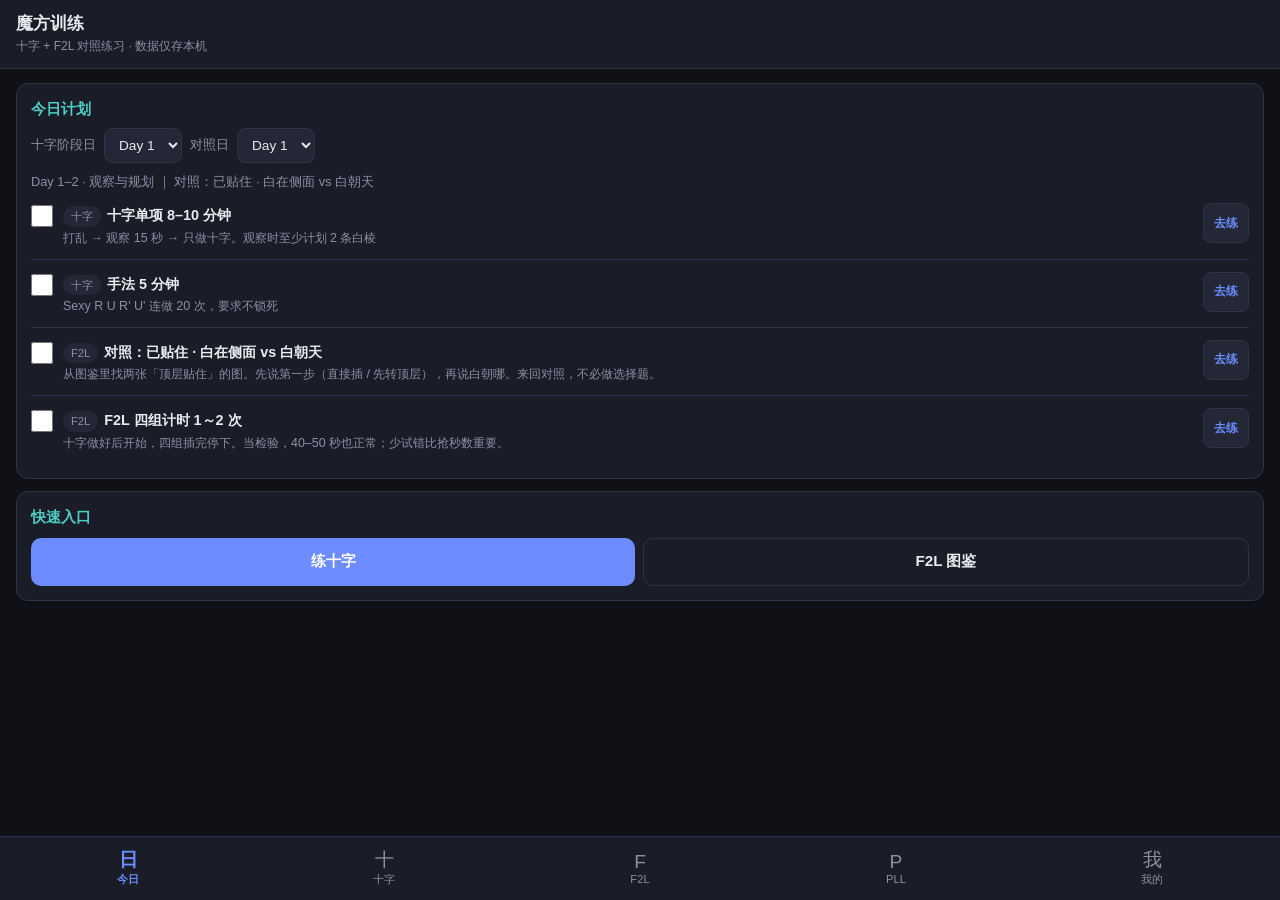
<file: index.html>
<!DOCTYPE html>
<html lang="zh-CN">
<head>
  <meta charset="UTF-8" />
  <meta name="viewport" content="width=device-width, initial-scale=1, viewport-fit=cover" />
  <meta name="theme-color" content="#0f1117" />
  <meta name="apple-mobile-web-app-capable" content="yes" />
  <meta name="apple-mobile-web-app-status-bar-style" content="black-translucent" />
  <meta name="apple-mobile-web-app-title" content="魔方训练" />
  <link rel="manifest" href="manifest.webmanifest" />
  <link rel="apple-touch-icon" href="icons/icon-192.png" />
  <link rel="icon" href="icons/icon-192.png" />
  <title>魔方训练 · 十字 + F2L</title>
  <link rel="stylesheet" href="styles.css" />
</head>
<body>
  <div id="app">
    <header class="topbar">
      <h1>魔方训练</h1>
      <div class="sub" id="top-sub">十字 + F2L 对照练习 · 数据仅存本机</div>
    </header>

    <!-- 今日 -->
    <section class="panel active" id="panel-today">
      <div class="card">
        <h2>今日计划</h2>
        <div class="day-select">
          <label class="muted">十字阶段日</label>
          <select id="stage-day"></select>
          <label class="muted">对照日</label>
          <select id="f2l-day"></select>
        </div>
        <p class="muted" id="today-labels"></p>
        <div id="today-tasks"></div>
      </div>
      <div class="card">
        <h2>快速入口</h2>
        <div class="btn-row">
          <button class="btn" type="button" data-nav="cross">练十字</button>
          <button class="btn btn-outline" type="button" data-nav="f2l">F2L 图鉴</button>
        </div>
      </div>
    </section>

    <!-- 十字 -->
    <section class="panel" id="panel-cross">
      <div class="card">
        <h2>十字单项</h2>
        <p class="muted">打乱 → 观察 15 秒规划 → 开始计时 → 十字完成即停</p>
        <div class="scramble mono" id="cross-scramble">—</div>
        <div class="btn-row">
          <button class="btn btn-outline" type="button" id="cross-new-scramble">新打乱</button>
        </div>
        <p class="muted scramble-status hidden" id="cross-scramble-status"></p>
        <div class="optimal" id="cross-optimal">
          <div class="optimal-head">
            <span id="cross-optimal-meta">最优十字 · —</span>
            <button type="button" class="btn-text" id="cross-optimal-toggle">显示公式</button>
          </div>
          <div class="alg-box mono hidden" id="cross-optimal-alg"></div>
          <p class="muted" style="margin-top:6px">白底、当前朝向（黄顶绿前）。先自己规划，再对照。</p>
        </div>
        <div class="observe-bar"><i id="cross-observe-bar" style="transform:scaleX(0)"></i></div>
        <div class="hint" id="cross-hint">可先「开始观察」规划，也可直接「开始拧」；观察不必满 15 秒</div>
        <div class="timer" id="cross-timer">0.00</div>
        <div class="btn-row">
          <button class="btn btn-orange" type="button" id="cross-observe">开始观察</button>
          <button class="btn btn-green btn-lg" type="button" id="cross-start">开始拧</button>
        </div>
        <div class="btn-row">
          <button class="btn btn-lg" type="button" id="cross-stop" disabled>十字完成</button>
          <button class="btn btn-outline" type="button" id="cross-reset">重置</button>
        </div>
        <div class="stats-row">
          <div class="stat"><div class="v" id="cross-last">—</div><div class="l">本次</div></div>
          <div class="stat"><div class="v" id="cross-avg">—</div><div class="l">今日平均</div></div>
          <div class="stat"><div class="v" id="cross-count">0</div><div class="l">今日次数</div></div>
        </div>
        <p class="muted" style="margin-top:8px">目标线：平均 &lt; 8 秒</p>
        <div class="times-list" id="cross-times"></div>
      </div>
      <div class="card" id="finger-drill">
        <h2>手法练习</h2>
        <p class="muted">Sexy Move 连做 20 次，保持节奏均匀，手指放松、不锁死。</p>
        <div class="alg-box mono">R U R' U'</div>
        <p class="hint">建议先慢做准确，再逐渐提速；20 次后回到原状。</p>
      </div>
    </section>

    <!-- F2L -->
    <section class="panel" id="panel-f2l">
      <div class="card">
        <h2>F2L 四组计时</h2>
        <p class="muted">十字已做好后点开始，四组插完点完成</p>
        <div class="timer" id="f2l-timer">0.00</div>
        <div class="hint" id="f2l-hint">准备好后开始</div>
        <div class="btn-row">
          <button class="btn btn-green btn-lg" type="button" id="f2l-start">开始</button>
          <button class="btn btn-lg" type="button" id="f2l-stop" disabled>四组完成</button>
        </div>
        <div class="btn-row">
          <button class="btn btn-outline" type="button" id="f2l-reset">重置</button>
        </div>
        <div class="stats-row">
          <div class="stat"><div class="v" id="f2l-last">—</div><div class="l">本次</div></div>
          <div class="stat"><div class="v" id="f2l-avg">—</div><div class="l">今日平均</div></div>
          <div class="stat"><div class="v" id="f2l-count">0</div><div class="l">今日次数</div></div>
        </div>
      </div>
      <div class="card">
        <h2>认图练习</h2>
        <p class="muted">可选，不必每天打卡。今日计划以「两种画面对照」为主；这里留给想做选择题的时候用。</p>
        <div class="quiz-stats" id="quiz-stats">今日 — / 累计 —</div>
        <div class="filter-bar" id="quiz-group-filter"></div>
        <div class="quiz-mode">
          <label><input type="radio" name="quiz-mode" value="group" checked /> 先认组</label>
          <label><input type="radio" name="quiz-mode" value="case" /> 直接认情况</label>
        </div>
        <div class="diagram quiz-diagram" id="quiz-diagram"></div>
        <p class="hint" id="quiz-prompt">点「下一题」开始</p>
        <div class="quiz-options hidden" id="quiz-options"></div>
        <div class="quiz-result hidden" id="quiz-result"></div>
        <div class="btn-row">
          <button class="btn btn-green" type="button" id="quiz-next">下一题</button>
          <button class="btn btn-outline hidden" type="button" id="quiz-reveal">揭晓答案</button>
          <button class="btn btn-outline hidden" type="button" id="quiz-practice">对着练</button>
        </div>
      </div>
      <div class="card">
        <h2>F2L 图鉴 · 组 1–12（41 例）</h2>
        <details class="decision-details" id="f2l-guide">
          <summary>实战决策树：看位置决定第一步（点开展开）</summary>
          <div id="f2l-decision-tree"></div>
        </details>
        <p class="muted" style="margin:10px 0">
          图是<strong>等轴测立体示意</strong>：捏着魔方<strong>右前角</strong>看——黄顶、绿前、橙右。
          <strong>金边</strong>是当前角+棱；槽位固定 FR。识别说明格式：<strong>位置 · 连接 · 白角 · 区分点</strong>。
          <br />立体图里<strong>前面 F 的贴纸常画在左侧</strong>，不要和左面 L 混淆。
        </p>
        <div class="filter-bar" id="f2l-filter"></div>
        <div id="f2l-list"></div>
      </div>
    </section>

    <!-- PLL -->
    <section class="panel" id="panel-pll">
      <div class="card">
        <h2>PLL 图鉴 · 5 种常用公式</h2>
        <p class="muted" style="margin-bottom:8px">
          PLL 在 OLL 之后执行，此时顶层所有贴纸朝上（全黄），识别靠看<strong>侧面上排</strong>颜色分布。<br />
          图示从正上方俯视：中间 3×3 是顶面（全黄），四边各 3 格是前/右/后/左面顶排。
        </p>
        <div id="pll-list"></div>
      </div>
    </section>

    <!-- 我的 -->
    <section class="panel" id="panel-me">
      <div class="card">
        <h2>本机数据</h2>
        <p class="muted" id="me-summary">—</p>
      </div>
      <div class="card">
        <h2>导出备份</h2>
        <p class="muted">换机或清 Safari 数据前先备份。iPhone 建议用「复制」。</p>
        <div class="btn-row">
          <button class="btn" type="button" id="btn-export-copy">复制 JSON</button>
          <button class="btn btn-outline" type="button" id="btn-export-file">下载文件</button>
        </div>
      </div>
      <div class="card">
        <h2>导入备份</h2>
        <p class="muted">粘贴 JSON，或选择文件。可合并或覆盖。</p>
        <textarea class="import" id="import-text" placeholder="在此粘贴导出的 JSON…"></textarea>
        <input type="file" id="import-file" accept="application/json,.json,text/plain" class="muted" />
        <div class="btn-row">
          <button class="btn btn-outline" type="button" id="btn-import-merge">合并导入</button>
          <button class="btn btn-danger" type="button" id="btn-import-replace">覆盖导入</button>
        </div>
      </div>
      <div class="card">
        <h2>危险操作</h2>
        <button class="btn btn-danger" type="button" id="btn-clear">清空本机全部数据</button>
      </div>
      <div class="card">
        <h2>使用提示</h2>
        <p class="muted">
          不想连电脑：把同目录的 <code>手机训练-单文件.html</code> 拷到手机，用 Safari/Chrome 直接打开即可。
          多文件版可「添加到主屏幕」离线用。换机前先导出备份。
        </p>
      </div>
    </section>

    <nav class="bottom-nav">
      <button type="button" class="active" data-nav="today"><span class="ico">日</span>今日</button>
      <button type="button" data-nav="cross"><span class="ico">十</span>十字</button>
      <button type="button" data-nav="f2l"><span class="ico">F</span>F2L</button>
      <button type="button" data-nav="pll"><span class="ico">P</span>PLL</button>
      <button type="button" data-nav="me"><span class="ico">我</span>我的</button>
    </nav>
  </div>

  <div class="modal-backdrop hidden" id="case-modal">
    <div class="modal">
      <h2 id="modal-title">情况练习</h2>
      <div class="diagram" id="modal-diagram"></div>
      <p class="recog muted" id="modal-recog"></p>
      <div class="alg-label">① 复现（拧到该情况）</div>
      <div class="alg-box mono" id="modal-setup"></div>
      <div class="alg-label">② 还原</div>
      <div class="alg-box mono" id="modal-solve"></div>
      <div class="alg-label" id="modal-alt-label"></div>
      <div class="alg-box mono hidden" id="modal-alt"></div>
      <div class="hint" id="modal-hint">先按复现公式摆出，再按还原公式插入。可开计时练速度。</div>
      <div class="timer" id="case-timer">0.00</div>
      <div class="btn-row">
        <button class="btn btn-green" type="button" id="case-timer-start">计时还原</button>
        <button class="btn" type="button" id="case-timer-stop" disabled>完成</button>
      </div>
      <div class="btn-row">
        <button class="btn btn-outline" type="button" id="case-practiced">记一次练习</button>
        <button class="btn btn-outline" type="button" id="case-close">关闭</button>
      </div>
    </div>
  </div>

  <script src="lib/cubejs.js"></script>
  <script src="lib/cube.js"></script>
  <script src="lib/cube-draw.js"></script>
  <script src="lib/scramble.js"></script>
  <script src="lib/cross-solver.js"></script>
  <script src="lib/storage.js"></script>
  <script src="data/f2l-cases.js"></script>
  <script src="data/pll-cases.js"></script>
  <script src="data/plans.js"></script>
  <script src="app.js"></script>
  <script>
    if ("serviceWorker" in navigator) {
      navigator.serviceWorker.register("sw.js").catch(function () {});
    }
  </script>
</body>
</html>
</file>
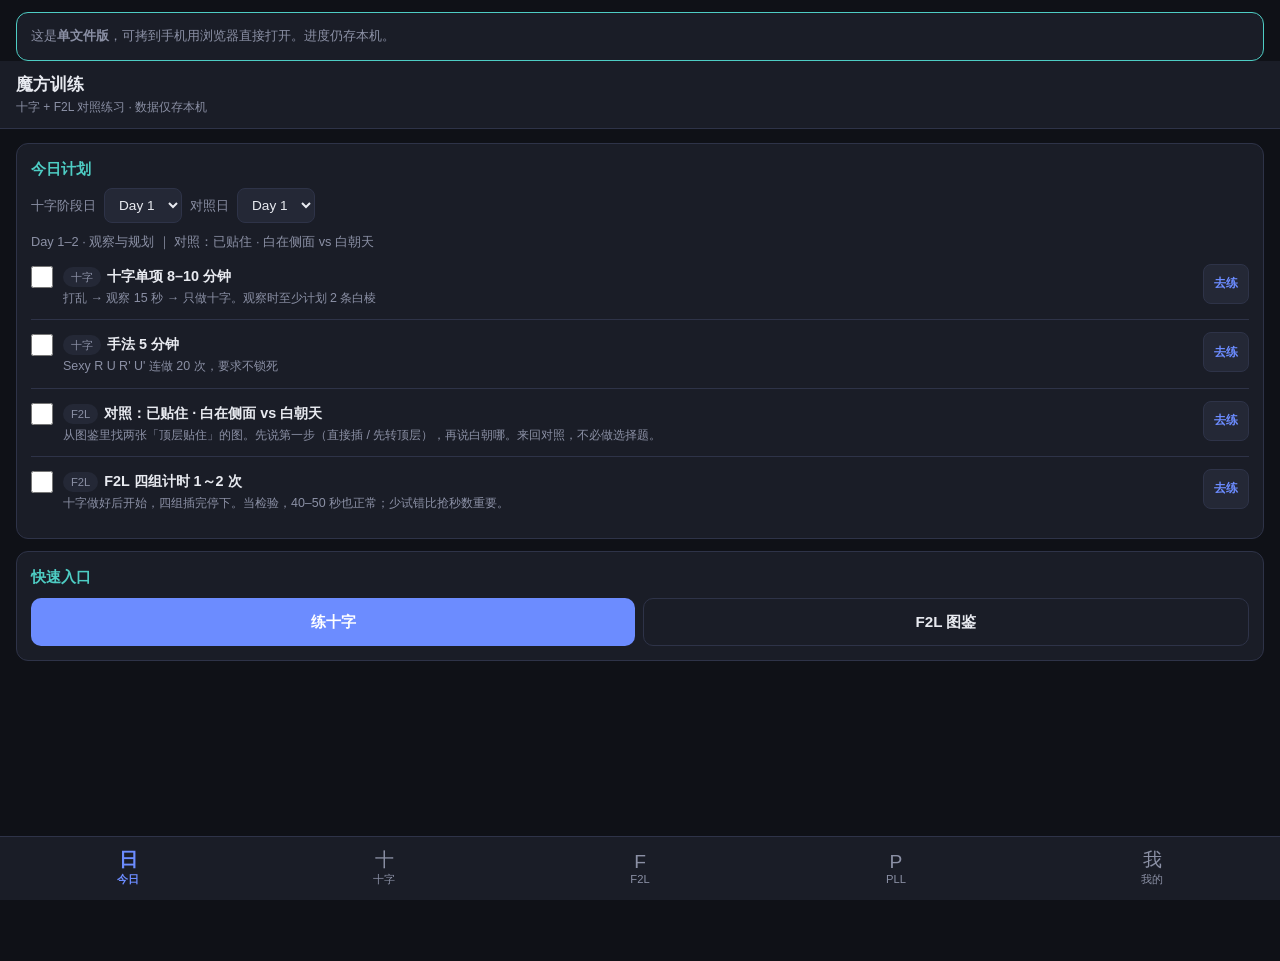
<file: 手机训练-单文件.html>
<!DOCTYPE html>
<html lang="zh-CN">
<head>
  <meta charset="UTF-8" />
  <meta name="viewport" content="width=device-width, initial-scale=1, viewport-fit=cover" />
  <meta name="theme-color" content="#0f1117" />
  <meta name="apple-mobile-web-app-capable" content="yes" />
  <meta name="apple-mobile-web-app-status-bar-style" content="black-translucent" />
  <meta name="apple-mobile-web-app-title" content="魔方训练" />
  <title>魔方训练 · 十字 + F2L</title>
  <style>
:root {
  --bg: #0f1117;
  --surface: #1a1d27;
  --surface2: #242836;
  --border: #2e3348;
  --text: #e8eaf0;
  --muted: #8b90a5;
  --accent: #6c8cff;
  --accent2: #4ecdc4;
  --green: #4ade80;
  --orange: #fb923c;
  --red: #f87171;
  --radius: 12px;
  --nav-h: 64px;
  --safe-b: env(safe-area-inset-bottom, 0px);
}

* { box-sizing: border-box; margin: 0; padding: 0; }
html, body {
  height: 100%;
  font-family: -apple-system, BlinkMacSystemFont, "Segoe UI", sans-serif;
  background: var(--bg);
  color: var(--text);
  line-height: 1.45;
  -webkit-tap-highlight-color: transparent;
  overscroll-behavior: none;
}

#app {
  min-height: 100%;
  padding-bottom: calc(var(--nav-h) + var(--safe-b) + 12px);
}

.topbar {
  position: sticky;
  top: 0;
  z-index: 20;
  background: var(--surface);
  border-bottom: 1px solid var(--border);
  padding: 12px 16px;
  padding-top: calc(12px + env(safe-area-inset-top, 0px));
}
.topbar h1 { font-size: 1.05rem; font-weight: 600; }
.topbar .sub { font-size: 0.75rem; color: var(--muted); margin-top: 2px; }

.panel { display: none; padding: 14px 16px 24px; }
.panel.active { display: block; }

.card {
  background: var(--surface);
  border: 1px solid var(--border);
  border-radius: var(--radius);
  padding: 14px;
  margin-bottom: 12px;
}
.card h2 {
  font-size: 0.95rem;
  color: var(--accent2);
  margin-bottom: 8px;
}
.card h3 { font-size: 0.85rem; color: var(--muted); margin: 10px 0 6px; }
.muted { color: var(--muted); font-size: 0.8rem; }
.mono {
  font-family: "SF Mono", Menlo, Consolas, monospace;
  letter-spacing: 0.3px;
}

.btn {
  display: inline-flex;
  align-items: center;
  justify-content: center;
  gap: 6px;
  background: var(--accent);
  color: #fff;
  border: none;
  border-radius: 10px;
  padding: 12px 16px;
  font-size: 0.95rem;
  font-weight: 600;
  cursor: pointer;
  min-height: 48px;
  width: 100%;
}
.btn:active { opacity: 0.85; }
.btn:disabled { opacity: 0.4; }
.btn-lg { min-height: 64px; font-size: 1.15rem; }
.btn-outline {
  background: transparent;
  border: 1px solid var(--border);
  color: var(--text);
}
.btn-danger { background: var(--red); }
.btn-green { background: #16a34a; }
.btn-orange { background: #ea580c; }
.btn-row { display: flex; gap: 8px; margin-top: 10px; }
.btn-row .btn { flex: 1; }

.timer {
  font-variant-numeric: tabular-nums;
  font-size: 3rem;
  font-weight: 700;
  text-align: center;
  padding: 12px 0;
  color: var(--accent2);
}
.timer.running { color: var(--orange); }
.hint {
  text-align: center;
  font-size: 0.85rem;
  color: var(--muted);
  min-height: 1.4em;
  margin-bottom: 8px;
}
.scramble {
  background: var(--bg);
  border-radius: 8px;
  padding: 12px;
  font-size: 1.05rem;
  text-align: center;
  word-break: break-word;
  margin-bottom: 10px;
}
.optimal {
  background: var(--surface2);
  border-radius: 8px;
  padding: 10px 12px;
  margin: 10px 0 4px;
}
.optimal-head {
  display: flex;
  align-items: center;
  justify-content: space-between;
  gap: 8px;
  font-size: 0.9rem;
  font-weight: 600;
}
.btn-text {
  background: none;
  border: none;
  color: var(--accent);
  font-size: 0.8rem;
  font-weight: 600;
  padding: 6px 4px;
  min-height: 36px;
  cursor: pointer;
}
.stats-row {
  display: grid;
  grid-template-columns: 1fr 1fr 1fr;
  gap: 8px;
  margin-top: 10px;
}
.stat {
  background: var(--surface2);
  border-radius: 8px;
  padding: 10px 6px;
  text-align: center;
}
.stat .v { font-size: 1.2rem; font-weight: 700; color: var(--accent2); font-variant-numeric: tabular-nums; }
.stat .l { font-size: 0.7rem; color: var(--muted); margin-top: 2px; }

.task {
  display: flex;
  gap: 10px;
  align-items: flex-start;
  padding: 12px 0;
  border-bottom: 1px solid var(--border);
}
.task:last-child { border-bottom: none; }
.task input[type="checkbox"] {
  width: 22px;
  height: 22px;
  margin-top: 2px;
  accent-color: var(--green);
  flex-shrink: 0;
}
.task .body { flex: 1; min-width: 0; }
.task .title { font-weight: 600; font-size: 0.9rem; }
.task .detail { font-size: 0.78rem; color: var(--muted); margin-top: 2px; }
.task .go {
  flex-shrink: 0;
  background: var(--surface2);
  border: 1px solid var(--border);
  color: var(--accent);
  border-radius: 8px;
  padding: 8px 10px;
  font-size: 0.75rem;
  font-weight: 600;
  min-height: 40px;
}

.pill {
  display: inline-block;
  font-size: 0.7rem;
  padding: 2px 8px;
  border-radius: 999px;
  background: var(--surface2);
  color: var(--muted);
  margin-right: 6px;
}
.pill.on { background: rgba(108,140,255,0.2); color: var(--accent); }

.case-card {
  background: var(--surface2);
  border: 1px solid var(--border);
  border-radius: 10px;
  padding: 12px;
  margin-bottom: 10px;
}
.case-card .name { font-weight: 600; margin-bottom: 4px; }
.case-card .recog { font-size: 0.8rem; color: var(--orange); margin-bottom: 8px; }
.alg-box {
  background: var(--bg);
  border-radius: 8px;
  padding: 8px 10px;
  margin: 6px 0;
  font-size: 0.9rem;
  color: var(--accent2);
  word-break: break-all;
}
.alg-label { font-size: 0.7rem; color: var(--muted); margin-top: 6px; }
.diagram {
  display: flex;
  justify-content: center;
  margin: 8px 0;
  background: #12141c;
  border-radius: 8px;
  padding: 8px;
}
.group-head {
  margin: 16px 0 8px;
  font-size: 0.9rem;
  font-weight: 600;
  color: var(--accent2);
}
.btn.loading { opacity: 0.7; pointer-events: none; }
.scramble-status { font-size: 0.75rem; margin-top: 4px; }

.quiz-stats {
  font-size: 0.85rem;
  color: var(--accent2);
  margin-bottom: 8px;
  font-variant-numeric: tabular-nums;
}
.quiz-mode {
  display: flex;
  gap: 16px;
  font-size: 0.8rem;
  color: var(--muted);
  margin-bottom: 8px;
}
.quiz-mode label { display: flex; align-items: center; gap: 6px; cursor: pointer; }
.quiz-diagram { min-height: 120px; }
.quiz-options {
  display: grid;
  grid-template-columns: 1fr 1fr;
  gap: 8px;
  margin: 10px 0;
}
.quiz-options button {
  background: var(--surface2);
  border: 1px solid var(--border);
  color: var(--text);
  border-radius: 8px;
  padding: 10px 8px;
  font-size: 0.8rem;
  text-align: left;
  cursor: pointer;
}
.quiz-options button.correct { border-color: var(--green); background: rgba(74, 222, 128, 0.12); }
.quiz-options button.wrong { border-color: var(--red); background: rgba(248, 113, 113, 0.12); }
.quiz-options button.missed { border-color: var(--green); opacity: 0.85; }
.quiz-result {
  font-size: 0.85rem;
  padding: 10px;
  background: var(--surface2);
  border-radius: 8px;
  margin-bottom: 8px;
  line-height: 1.5;
}
.decision-details {
  margin-bottom: 10px;
  font-size: 0.8rem;
}
.decision-details summary {
  cursor: pointer;
  color: var(--accent);
  padding: 6px 0;
}
.decision-tree { margin-top: 8px; }
.decision-tree .dt-q {
  font-weight: 600;
  color: var(--accent2);
  margin: 8px 0 4px;
}
.decision-tree ul {
  margin: 0 0 8px 1em;
  color: var(--muted);
  line-height: 1.5;
}
.group-decision {
  font-size: 0.72rem;
  color: var(--orange);
  margin-bottom: 6px;
  padding: 4px 8px;
  background: rgba(251, 146, 60, 0.08);
  border-radius: 6px;
}


.filter-bar {
  display: flex;
  gap: 6px;
  overflow-x: auto;
  padding-bottom: 8px;
  margin-bottom: 4px;
  -webkit-overflow-scrolling: touch;
}
.filter-bar button {
  flex-shrink: 0;
  background: var(--surface2);
  border: 1px solid var(--border);
  color: var(--muted);
  border-radius: 999px;
  padding: 8px 12px;
  font-size: 0.8rem;
}
.filter-bar button.active {
  color: #fff;
  background: var(--accent);
  border-color: var(--accent);
}

.times-list {
  font-size: 0.8rem;
  color: var(--muted);
  max-height: 120px;
  overflow-y: auto;
}
.times-list div { padding: 4px 0; border-bottom: 1px solid var(--border); }
.times-list strong { color: var(--text); font-variant-numeric: tabular-nums; }

.bottom-nav {
  position: fixed;
  left: 0; right: 0; bottom: 0;
  height: calc(var(--nav-h) + var(--safe-b));
  padding-bottom: var(--safe-b);
  background: var(--surface);
  border-top: 1px solid var(--border);
  display: grid;
  grid-template-columns: repeat(5, 1fr);
  z-index: 30;
}
.bottom-nav button {
  background: none;
  border: none;
  color: var(--muted);
  font-size: 0.7rem;
  display: flex;
  flex-direction: column;
  align-items: center;
  justify-content: center;
  gap: 2px;
  cursor: pointer;
}
.bottom-nav button.active { color: var(--accent); font-weight: 600; }
.bottom-nav .ico { font-size: 1.2rem; line-height: 1; }

textarea.import {
  width: 100%;
  min-height: 100px;
  background: var(--bg);
  border: 1px solid var(--border);
  border-radius: 8px;
  color: var(--text);
  padding: 10px;
  font-size: 0.75rem;
  font-family: "SF Mono", Menlo, monospace;
  margin: 8px 0;
}

.day-select {
  display: flex;
  gap: 8px;
  align-items: center;
  margin-bottom: 10px;
  flex-wrap: wrap;
}
.day-select select {
  background: var(--surface2);
  border: 1px solid var(--border);
  color: var(--text);
  border-radius: 8px;
  padding: 8px 10px;
  font-size: 0.85rem;
}

.modal-backdrop {
  position: fixed;
  inset: 0;
  background: rgba(0,0,0,0.65);
  z-index: 50;
  display: flex;
  align-items: flex-end;
  justify-content: center;
}
.modal {
  background: var(--surface);
  border-radius: 16px 16px 0 0;
  padding: 16px;
  padding-bottom: calc(16px + var(--safe-b));
  width: 100%;
  max-width: 560px;
  max-height: 90vh;
  overflow-y: auto;
}
.modal h2 { margin-bottom: 8px; }
.hidden { display: none !important; }

.observe-bar {
  height: 6px;
  background: var(--surface2);
  border-radius: 3px;
  overflow: hidden;
  margin: 8px 0;
}
.observe-bar > i {
  display: block;
  height: 100%;
  width: 100%;
  background: var(--orange);
  transform-origin: left;
  transition: transform 0.1s linear;
}

/* PLL 卡片 */
.pll-card {
  background: var(--surface2);
  border: 1px solid var(--border);
  border-radius: 10px;
  padding: 12px;
  margin-bottom: 10px;
}
.pll-card .pll-name { font-weight: 600; margin-bottom: 4px; }
.pll-card .pll-desc { font-size: 0.78rem; color: var(--accent2); margin-bottom: 2px; }
.pll-card .pll-recog { font-size: 0.78rem; color: var(--orange); margin-bottom: 8px; }

/* 顶层俯视图 */
.pll-diagram {
  display: flex;
  justify-content: center;
  margin: 8px 0;
  background: #12141c;
  border-radius: 8px;
  padding: 8px;
}
.pll-diagram-label {
  display: flex;
  justify-content: center;
  gap: 24px;
  font-size: 0.68rem;
  color: var(--muted);
  margin-bottom: 4px;
  letter-spacing: 0.3px;
}

</style>
</head>
<body>
  <div class="card" style="margin:12px 16px 0;border-color:#4ecdc4"><p class="muted">这是<strong>单文件版</strong>，可拷到手机用浏览器直接打开。进度仍存本机。</p></div>
  <div id="app">
    <header class="topbar">
      <h1>魔方训练</h1>
      <div class="sub" id="top-sub">十字 + F2L 对照练习 · 数据仅存本机</div>
    </header>

    <!-- 今日 -->
    <section class="panel active" id="panel-today">
      <div class="card">
        <h2>今日计划</h2>
        <div class="day-select">
          <label class="muted">十字阶段日</label>
          <select id="stage-day"></select>
          <label class="muted">对照日</label>
          <select id="f2l-day"></select>
        </div>
        <p class="muted" id="today-labels"></p>
        <div id="today-tasks"></div>
      </div>
      <div class="card">
        <h2>快速入口</h2>
        <div class="btn-row">
          <button class="btn" type="button" data-nav="cross">练十字</button>
          <button class="btn btn-outline" type="button" data-nav="f2l">F2L 图鉴</button>
        </div>
      </div>
    </section>

    <!-- 十字 -->
    <section class="panel" id="panel-cross">
      <div class="card">
        <h2>十字单项</h2>
        <p class="muted">打乱 → 观察 15 秒规划 → 开始计时 → 十字完成即停</p>
        <div class="scramble mono" id="cross-scramble">—</div>
        <div class="btn-row">
          <button class="btn btn-outline" type="button" id="cross-new-scramble">新打乱</button>
        </div>
        <p class="muted scramble-status hidden" id="cross-scramble-status"></p>
        <div class="optimal" id="cross-optimal">
          <div class="optimal-head">
            <span id="cross-optimal-meta">最优十字 · —</span>
            <button type="button" class="btn-text" id="cross-optimal-toggle">显示公式</button>
          </div>
          <div class="alg-box mono hidden" id="cross-optimal-alg"></div>
          <p class="muted" style="margin-top:6px">白底、当前朝向（黄顶绿前）。先自己规划，再对照。</p>
        </div>
        <div class="observe-bar"><i id="cross-observe-bar" style="transform:scaleX(0)"></i></div>
        <div class="hint" id="cross-hint">可先「开始观察」规划，也可直接「开始拧」；观察不必满 15 秒</div>
        <div class="timer" id="cross-timer">0.00</div>
        <div class="btn-row">
          <button class="btn btn-orange" type="button" id="cross-observe">开始观察</button>
          <button class="btn btn-green btn-lg" type="button" id="cross-start">开始拧</button>
        </div>
        <div class="btn-row">
          <button class="btn btn-lg" type="button" id="cross-stop" disabled>十字完成</button>
          <button class="btn btn-outline" type="button" id="cross-reset">重置</button>
        </div>
        <div class="stats-row">
          <div class="stat"><div class="v" id="cross-last">—</div><div class="l">本次</div></div>
          <div class="stat"><div class="v" id="cross-avg">—</div><div class="l">今日平均</div></div>
          <div class="stat"><div class="v" id="cross-count">0</div><div class="l">今日次数</div></div>
        </div>
        <p class="muted" style="margin-top:8px">目标线：平均 &lt; 8 秒</p>
        <div class="times-list" id="cross-times"></div>
      </div>
      <div class="card" id="finger-drill">
        <h2>手法练习</h2>
        <p class="muted">Sexy Move 连做 20 次，保持节奏均匀，手指放松、不锁死。</p>
        <div class="alg-box mono">R U R' U'</div>
        <p class="hint">建议先慢做准确，再逐渐提速；20 次后回到原状。</p>
      </div>
    </section>

    <!-- F2L -->
    <section class="panel" id="panel-f2l">
      <div class="card">
        <h2>F2L 四组计时</h2>
        <p class="muted">十字已做好后点开始，四组插完点完成</p>
        <div class="timer" id="f2l-timer">0.00</div>
        <div class="hint" id="f2l-hint">准备好后开始</div>
        <div class="btn-row">
          <button class="btn btn-green btn-lg" type="button" id="f2l-start">开始</button>
          <button class="btn btn-lg" type="button" id="f2l-stop" disabled>四组完成</button>
        </div>
        <div class="btn-row">
          <button class="btn btn-outline" type="button" id="f2l-reset">重置</button>
        </div>
        <div class="stats-row">
          <div class="stat"><div class="v" id="f2l-last">—</div><div class="l">本次</div></div>
          <div class="stat"><div class="v" id="f2l-avg">—</div><div class="l">今日平均</div></div>
          <div class="stat"><div class="v" id="f2l-count">0</div><div class="l">今日次数</div></div>
        </div>
      </div>
      <div class="card">
        <h2>认图练习</h2>
        <p class="muted">可选，不必每天打卡。今日计划以「两种画面对照」为主；这里留给想做选择题的时候用。</p>
        <div class="quiz-stats" id="quiz-stats">今日 — / 累计 —</div>
        <div class="filter-bar" id="quiz-group-filter"></div>
        <div class="quiz-mode">
          <label><input type="radio" name="quiz-mode" value="group" checked /> 先认组</label>
          <label><input type="radio" name="quiz-mode" value="case" /> 直接认情况</label>
        </div>
        <div class="diagram quiz-diagram" id="quiz-diagram"></div>
        <p class="hint" id="quiz-prompt">点「下一题」开始</p>
        <div class="quiz-options hidden" id="quiz-options"></div>
        <div class="quiz-result hidden" id="quiz-result"></div>
        <div class="btn-row">
          <button class="btn btn-green" type="button" id="quiz-next">下一题</button>
          <button class="btn btn-outline hidden" type="button" id="quiz-reveal">揭晓答案</button>
          <button class="btn btn-outline hidden" type="button" id="quiz-practice">对着练</button>
        </div>
      </div>
      <div class="card">
        <h2>F2L 图鉴 · 组 1–12（41 例）</h2>
        <details class="decision-details" id="f2l-guide">
          <summary>实战决策树：看位置决定第一步（点开展开）</summary>
          <div id="f2l-decision-tree"></div>
        </details>
        <p class="muted" style="margin:10px 0">
          图是<strong>等轴测立体示意</strong>：捏着魔方<strong>右前角</strong>看——黄顶、绿前、橙右。
          <strong>金边</strong>是当前角+棱；槽位固定 FR。识别说明格式：<strong>位置 · 连接 · 白角 · 区分点</strong>。
          <br />立体图里<strong>前面 F 的贴纸常画在左侧</strong>，不要和左面 L 混淆。
        </p>
        <div class="filter-bar" id="f2l-filter"></div>
        <div id="f2l-list"></div>
      </div>
    </section>

    <!-- PLL -->
    <section class="panel" id="panel-pll">
      <div class="card">
        <h2>PLL 图鉴 · 5 种常用公式</h2>
        <p class="muted" style="margin-bottom:8px">
          PLL 在 OLL 之后执行，此时顶层所有贴纸朝上（全黄），识别靠看<strong>侧面上排</strong>颜色分布。<br />
          图示从正上方俯视：中间 3×3 是顶面（全黄），四边各 3 格是前/右/后/左面顶排。
        </p>
        <div id="pll-list"></div>
      </div>
    </section>

    <!-- 我的 -->
    <section class="panel" id="panel-me">
      <div class="card">
        <h2>本机数据</h2>
        <p class="muted" id="me-summary">—</p>
      </div>
      <div class="card">
        <h2>导出备份</h2>
        <p class="muted">换机或清 Safari 数据前先备份。iPhone 建议用「复制」。</p>
        <div class="btn-row">
          <button class="btn" type="button" id="btn-export-copy">复制 JSON</button>
          <button class="btn btn-outline" type="button" id="btn-export-file">下载文件</button>
        </div>
      </div>
      <div class="card">
        <h2>导入备份</h2>
        <p class="muted">粘贴 JSON，或选择文件。可合并或覆盖。</p>
        <textarea class="import" id="import-text" placeholder="在此粘贴导出的 JSON…"></textarea>
        <input type="file" id="import-file" accept="application/json,.json,text/plain" class="muted" />
        <div class="btn-row">
          <button class="btn btn-outline" type="button" id="btn-import-merge">合并导入</button>
          <button class="btn btn-danger" type="button" id="btn-import-replace">覆盖导入</button>
        </div>
      </div>
      <div class="card">
        <h2>危险操作</h2>
        <button class="btn btn-danger" type="button" id="btn-clear">清空本机全部数据</button>
      </div>
      <div class="card">
        <h2>使用提示</h2>
        <p class="muted">
          不想连电脑：把同目录的 <code>手机训练-单文件.html</code> 拷到手机，用 Safari/Chrome 直接打开即可。
          多文件版可「添加到主屏幕」离线用。换机前先导出备份。
        </p>
      </div>
    </section>

    <nav class="bottom-nav">
      <button type="button" class="active" data-nav="today"><span class="ico">日</span>今日</button>
      <button type="button" data-nav="cross"><span class="ico">十</span>十字</button>
      <button type="button" data-nav="f2l"><span class="ico">F</span>F2L</button>
      <button type="button" data-nav="pll"><span class="ico">P</span>PLL</button>
      <button type="button" data-nav="me"><span class="ico">我</span>我的</button>
    </nav>
  </div>

  <div class="modal-backdrop hidden" id="case-modal">
    <div class="modal">
      <h2 id="modal-title">情况练习</h2>
      <div class="diagram" id="modal-diagram"></div>
      <p class="recog muted" id="modal-recog"></p>
      <div class="alg-label">① 复现（拧到该情况）</div>
      <div class="alg-box mono" id="modal-setup"></div>
      <div class="alg-label">② 还原</div>
      <div class="alg-box mono" id="modal-solve"></div>
      <div class="alg-label" id="modal-alt-label"></div>
      <div class="alg-box mono hidden" id="modal-alt"></div>
      <div class="hint" id="modal-hint">先按复现公式摆出，再按还原公式插入。可开计时练速度。</div>
      <div class="timer" id="case-timer">0.00</div>
      <div class="btn-row">
        <button class="btn btn-green" type="button" id="case-timer-start">计时还原</button>
        <button class="btn" type="button" id="case-timer-stop" disabled>完成</button>
      </div>
      <div class="btn-row">
        <button class="btn btn-outline" type="button" id="case-practiced">记一次练习</button>
        <button class="btn btn-outline" type="button" id="case-close">关闭</button>
      </div>
    </div>
  </div>

<script>
/* ===== lib/cubejs.js ===== */
(function() {
  // Centers
  var B, BL, BR, Cube, D, DB, DBL, DF, DFR, DL, DLF, DR, DRB, F, FL, FR, L, R, U, UB, UBR, UF, UFL, UL, ULB, UR, URF, centerColor, centerFacelet, cornerColor, cornerFacelet, edgeColor, edgeFacelet;

  [U, R, F, D, L, B] = [0, 1, 2, 3, 4, 5];

  // Corners
  [URF, UFL, ULB, UBR, DFR, DLF, DBL, DRB] = [0, 1, 2, 3, 4, 5, 6, 7];

  // Edges
  [UR, UF, UL, UB, DR, DF, DL, DB, FR, FL, BL, BR] = [0, 1, 2, 3, 4, 5, 6, 7, 8, 9, 10, 11];

  [centerFacelet, cornerFacelet, edgeFacelet] = (function() {
    var _B, _D, _F, _L, _R, _U;
    _U = function(x) {
      return x - 1;
    };
    _R = function(x) {
      return _U(9) + x;
    };
    _F = function(x) {
      return _R(9) + x;
    };
    _D = function(x) {
      return _F(9) + x;
    };
    _L = function(x) {
      return _D(9) + x;
    };
    _B = function(x) {
      return _L(9) + x;
    };
    return [
      // Centers
      [4,
      13,
      22,
      31,
      40,
      49],
      // Corners
      [[_U(9),
      _R(1),
      _F(3)],
      [_U(7),
      _F(1),
      _L(3)],
      [_U(1),
      _L(1),
      _B(3)],
      [_U(3),
      _B(1),
      _R(3)],
      [_D(3),
      _F(9),
      _R(7)],
      [_D(1),
      _L(9),
      _F(7)],
      [_D(7),
      _B(9),
      _L(7)],
      [_D(9),
      _R(9),
      _B(7)]],
      // Edges
      [[_U(6),
      _R(2)],
      [_U(8),
      _F(2)],
      [_U(4),
      _L(2)],
      [_U(2),
      _B(2)],
      [_D(6),
      _R(8)],
      [_D(2),
      _F(8)],
      [_D(4),
      _L(8)],
      [_D(8),
      _B(8)],
      [_F(6),
      _R(4)],
      [_F(4),
      _L(6)],
      [_B(6),
      _L(4)],
      [_B(4),
      _R(6)]]
    ];
  })();

  centerColor = ['U', 'R', 'F', 'D', 'L', 'B'];

  cornerColor = [['U', 'R', 'F'], ['U', 'F', 'L'], ['U', 'L', 'B'], ['U', 'B', 'R'], ['D', 'F', 'R'], ['D', 'L', 'F'], ['D', 'B', 'L'], ['D', 'R', 'B']];

  edgeColor = [['U', 'R'], ['U', 'F'], ['U', 'L'], ['U', 'B'], ['D', 'R'], ['D', 'F'], ['D', 'L'], ['D', 'B'], ['F', 'R'], ['F', 'L'], ['B', 'L'], ['B', 'R']];

  Cube = (function() {
    var faceNames, faceNums, parseAlg;

    class Cube {
      constructor(other) {
        var x;
        if (other != null) {
          this.init(other);
        } else {
          this.identity();
        }
        // For moves to avoid allocating new objects each time
        this.newCenter = (function() {
          var k, results;
          results = [];
          for (x = k = 0; k <= 5; x = ++k) {
            results.push(0);
          }
          return results;
        })();
        this.newCp = (function() {
          var k, results;
          results = [];
          for (x = k = 0; k <= 7; x = ++k) {
            results.push(0);
          }
          return results;
        })();
        this.newEp = (function() {
          var k, results;
          results = [];
          for (x = k = 0; k <= 11; x = ++k) {
            results.push(0);
          }
          return results;
        })();
        this.newCo = (function() {
          var k, results;
          results = [];
          for (x = k = 0; k <= 7; x = ++k) {
            results.push(0);
          }
          return results;
        })();
        this.newEo = (function() {
          var k, results;
          results = [];
          for (x = k = 0; k <= 11; x = ++k) {
            results.push(0);
          }
          return results;
        })();
      }

      init(state) {
        this.center = state.center.slice(0);
        this.co = state.co.slice(0);
        this.ep = state.ep.slice(0);
        this.cp = state.cp.slice(0);
        return this.eo = state.eo.slice(0);
      }

      identity() {
        var x;
        // Initialize to the identity cube
        this.center = [0, 1, 2, 3, 4, 5];
        this.cp = [0, 1, 2, 3, 4, 5, 6, 7];
        this.co = (function() {
          var k, results;
          results = [];
          for (x = k = 0; k <= 7; x = ++k) {
            results.push(0);
          }
          return results;
        })();
        this.ep = [0, 1, 2, 3, 4, 5, 6, 7, 8, 9, 10, 11];
        return this.eo = (function() {
          var k, results;
          results = [];
          for (x = k = 0; k <= 11; x = ++k) {
            results.push(0);
          }
          return results;
        })();
      }

      toJSON() {
        return {
          center: this.center,
          cp: this.cp,
          co: this.co,
          ep: this.ep,
          eo: this.eo
        };
      }

      asString() {
        var corner, edge, i, k, l, m, n, o, ori, p, result;
        result = [];
        for (i = k = 0; k <= 5; i = ++k) {
          result[9 * i + 4] = centerColor[this.center[i]];
        }
        for (i = l = 0; l <= 7; i = ++l) {
          corner = this.cp[i];
          ori = this.co[i];
          for (n = m = 0; m <= 2; n = ++m) {
            result[cornerFacelet[i][(n + ori) % 3]] = cornerColor[corner][n];
          }
        }
        for (i = o = 0; o <= 11; i = ++o) {
          edge = this.ep[i];
          ori = this.eo[i];
          for (n = p = 0; p <= 1; n = ++p) {
            result[edgeFacelet[i][(n + ori) % 2]] = edgeColor[edge][n];
          }
        }
        return result.join('');
      }

      static fromString(str) {
        var col1, col2, cube, i, j, k, l, m, o, ori, p, q, r, ref;
        cube = new Cube;
        for (i = k = 0; k <= 5; i = ++k) {
          for (j = l = 0; l <= 5; j = ++l) {
            if (str[9 * i + 4] === centerColor[j]) {
              cube.center[i] = j;
            }
          }
        }
        for (i = m = 0; m <= 7; i = ++m) {
          for (ori = o = 0; o <= 2; ori = ++o) {
            if ((ref = str[cornerFacelet[i][ori]]) === 'U' || ref === 'D') {
              break;
            }
          }
          col1 = str[cornerFacelet[i][(ori + 1) % 3]];
          col2 = str[cornerFacelet[i][(ori + 2) % 3]];
          for (j = p = 0; p <= 7; j = ++p) {
            if (col1 === cornerColor[j][1] && col2 === cornerColor[j][2]) {
              cube.cp[i] = j;
              cube.co[i] = ori % 3;
            }
          }
        }
        for (i = q = 0; q <= 11; i = ++q) {
          for (j = r = 0; r <= 11; j = ++r) {
            if (str[edgeFacelet[i][0]] === edgeColor[j][0] && str[edgeFacelet[i][1]] === edgeColor[j][1]) {
              cube.ep[i] = j;
              cube.eo[i] = 0;
              break;
            }
            if (str[edgeFacelet[i][0]] === edgeColor[j][1] && str[edgeFacelet[i][1]] === edgeColor[j][0]) {
              cube.ep[i] = j;
              cube.eo[i] = 1;
              break;
            }
          }
        }
        return cube;
      }

      clone() {
        return new Cube(this.toJSON());
      }

      // A class method returning a new random cube
      static random() {
        return new Cube().randomize();
      }

      isSolved() {
        var c, cent, clone, e, k, l, m;
        clone = this.clone();
        clone.move(clone.upright());
        for (cent = k = 0; k <= 5; cent = ++k) {
          if (clone.center[cent] !== cent) {
            return false;
          }
        }
        for (c = l = 0; l <= 7; c = ++l) {
          if (clone.cp[c] !== c) {
            return false;
          }
          if (clone.co[c] !== 0) {
            return false;
          }
        }
        for (e = m = 0; m <= 11; e = ++m) {
          if (clone.ep[e] !== e) {
            return false;
          }
          if (clone.eo[e] !== 0) {
            return false;
          }
        }
        return true;
      }

      // Multiply this Cube with another Cube, restricted to centers.
      centerMultiply(other) {
        var from, k, to;
        for (to = k = 0; k <= 5; to = ++k) {
          from = other.center[to];
          this.newCenter[to] = this.center[from];
        }
        [this.center, this.newCenter] = [this.newCenter, this.center];
        return this;
      }

      // Multiply this Cube with another Cube, restricted to corners.
      cornerMultiply(other) {
        var from, k, to;
        for (to = k = 0; k <= 7; to = ++k) {
          from = other.cp[to];
          this.newCp[to] = this.cp[from];
          this.newCo[to] = (this.co[from] + other.co[to]) % 3;
        }
        [this.cp, this.newCp] = [this.newCp, this.cp];
        [this.co, this.newCo] = [this.newCo, this.co];
        return this;
      }

      // Multiply this Cube with another Cube, restricted to edges
      edgeMultiply(other) {
        var from, k, to;
        for (to = k = 0; k <= 11; to = ++k) {
          from = other.ep[to];
          this.newEp[to] = this.ep[from];
          this.newEo[to] = (this.eo[from] + other.eo[to]) % 2;
        }
        [this.ep, this.newEp] = [this.newEp, this.ep];
        [this.eo, this.newEo] = [this.newEo, this.eo];
        return this;
      }

      // Multiply this cube with another Cube
      multiply(other) {
        this.centerMultiply(other);
        this.cornerMultiply(other);
        this.edgeMultiply(other);
        return this;
      }

      move(arg) {
        var face, k, l, len, move, power, ref, ref1, x;
        ref = parseAlg(arg);
        for (k = 0, len = ref.length; k < len; k++) {
          move = ref[k];
          face = move / 3 | 0;
          power = move % 3;
          for (x = l = 0, ref1 = power; (0 <= ref1 ? l <= ref1 : l >= ref1); x = 0 <= ref1 ? ++l : --l) {
            this.multiply(Cube.moves[face]);
          }
        }
        return this;
      }

      upright() {
        var clone, i, j, k, l, result;
        clone = this.clone();
        result = [];
        for (i = k = 0; k <= 5; i = ++k) {
          if (clone.center[i] === F) {
            break;
          }
        }
        switch (i) {
          case D:
            result.push("x");
            break;
          case U:
            result.push("x'");
            break;
          case B:
            result.push("x2");
            break;
          case R:
            result.push("y");
            break;
          case L:
            result.push("y'");
        }
        if (result.length) {
          clone.move(result[0]);
        }
        for (j = l = 0; l <= 5; j = ++l) {
          if (clone.center[j] === U) {
            break;
          }
        }
        switch (j) {
          case L:
            result.push("z");
            break;
          case R:
            result.push("z'");
            break;
          case D:
            result.push("z2");
        }
        return result.join(' ');
      }

      static inverse(arg) {
        var face, k, len, move, power, result, str;
        result = (function() {
          var k, len, ref, results;
          ref = parseAlg(arg);
          results = [];
          for (k = 0, len = ref.length; k < len; k++) {
            move = ref[k];
            face = move / 3 | 0;
            power = move % 3;
            results.push(face * 3 + -(power - 1) + 1);
          }
          return results;
        })();
        result.reverse();
        if (typeof arg === 'string') {
          str = '';
          for (k = 0, len = result.length; k < len; k++) {
            move = result[k];
            face = move / 3 | 0;
            power = move % 3;
            str += faceNames[face];
            if (power === 1) {
              str += '2';
            } else if (power === 2) {
              str += "'";
            }
            str += ' ';
          }
          return str.substring(0, str.length - 1);
        } else if (arg.length != null) {
          return result;
        } else {
          return result[0];
        }
      }

    };

    Cube.prototype.randomize = (function() {
      var arePermutationsValid, generateValidRandomOrientation, generateValidRandomPermutation, getNumSwaps, isOrientationValid, randint, randomizeOrientation, result, shuffle;
      randint = function(min, max) {
        return min + Math.floor(Math.random() * (max - min + 1));
      };
      // Fisher-Yates shuffle adapted from https://stackoverflow.com/questions/2450954/how-to-randomize-shuffle-a-javascript-array
      shuffle = function(array) {
        var currentIndex, randomIndex, temporaryValue;
        currentIndex = array.length;
        // While there remain elements to shuffle...
        while (currentIndex !== 0) {
          // Pick a remaining element...
          randomIndex = randint(0, currentIndex - 1);
          currentIndex -= 1;
          // And swap it with the current element.
          temporaryValue = array[currentIndex];
          [array[currentIndex], array[randomIndex]] = [array[randomIndex], array[currentIndex]];
        }
      };
      getNumSwaps = function(arr) {
        var cur, cycleLength, i, k, numSwaps, ref, seen, x;
        numSwaps = 0;
        seen = (function() {
          var k, ref, results;
          results = [];
          for (x = k = 0, ref = arr.length - 1; (0 <= ref ? k <= ref : k >= ref); x = 0 <= ref ? ++k : --k) {
            results.push(false);
          }
          return results;
        })();
        while (true) {
          // We compute the cycle decomposition
          cur = -1;
          for (i = k = 0, ref = arr.length - 1; (0 <= ref ? k <= ref : k >= ref); i = 0 <= ref ? ++k : --k) {
            if (!seen[i]) {
              cur = i;
              break;
            }
          }
          if (cur === -1) {
            break;
          }
          cycleLength = 0;
          while (!seen[cur]) {
            seen[cur] = true;
            cycleLength++;
            cur = arr[cur];
          }
          // A cycle is equivalent to cycleLength + 1 swaps
          numSwaps += cycleLength + 1;
        }
        return numSwaps;
      };
      arePermutationsValid = function(cp, ep) {
        var numSwaps;
        numSwaps = getNumSwaps(ep) + getNumSwaps(cp);
        return numSwaps % 2 === 0;
      };
      generateValidRandomPermutation = function(cp, ep) {
        // Each shuffle only takes around 12 operations and there's a 50%
        // chance of a valid permutation so it'll finish in very good time
        shuffle(ep);
        shuffle(cp);
        while (!arePermutationsValid(cp, ep)) {
          shuffle(ep);
          shuffle(cp);
        }
      };
      randomizeOrientation = function(arr, numOrientations) {
        var i, k, ori, ref;
        ori = 0;
        for (i = k = 0, ref = arr.length - 1; (0 <= ref ? k <= ref : k >= ref); i = 0 <= ref ? ++k : --k) {
          ori += (arr[i] = randint(0, numOrientations - 1));
        }
      };
      isOrientationValid = function(arr, numOrientations) {
        return arr.reduce(function(a, b) {
          return a + b;
        }) % numOrientations === 0;
      };
      generateValidRandomOrientation = function(co, eo) {
        // There is a 1/2 and 1/3 probably respectively of each of these
        // succeeding so the probability of them running 10 times before
        // success is already only 1% and only gets exponentially lower
        // and each generation is only in the 10s of operations which is nothing
        randomizeOrientation(co, 3);
        while (!isOrientationValid(co, 3)) {
          randomizeOrientation(co, 3);
        }
        randomizeOrientation(eo, 2);
        while (!isOrientationValid(eo, 2)) {
          randomizeOrientation(eo, 2);
        }
      };
      result = function() {
        generateValidRandomPermutation(this.cp, this.ep);
        generateValidRandomOrientation(this.co, this.eo);
        return this;
      };
      return result;
    })();

    Cube.moves = [
      {
        // U
        center: [0, 1, 2, 3, 4, 5],
        cp: [UBR,
      URF,
      UFL,
      ULB,
      DFR,
      DLF,
      DBL,
      DRB],
        co: [0,
      0,
      0,
      0,
      0,
      0,
      0,
      0],
        ep: [UB,
      UR,
      UF,
      UL,
      DR,
      DF,
      DL,
      DB,
      FR,
      FL,
      BL,
      BR],
        eo: [0,
      0,
      0,
      0,
      0,
      0,
      0,
      0,
      0,
      0,
      0,
      0]
      },
      {
        // R
        center: [0, 1, 2, 3, 4, 5],
        cp: [DFR,
      UFL,
      ULB,
      URF,
      DRB,
      DLF,
      DBL,
      UBR],
        co: [2,
      0,
      0,
      1,
      1,
      0,
      0,
      2],
        ep: [FR,
      UF,
      UL,
      UB,
      BR,
      DF,
      DL,
      DB,
      DR,
      FL,
      BL,
      UR],
        eo: [0,
      0,
      0,
      0,
      0,
      0,
      0,
      0,
      0,
      0,
      0,
      0]
      },
      {
        // F
        center: [0, 1, 2, 3, 4, 5],
        cp: [UFL,
      DLF,
      ULB,
      UBR,
      URF,
      DFR,
      DBL,
      DRB],
        co: [1,
      2,
      0,
      0,
      2,
      1,
      0,
      0],
        ep: [UR,
      FL,
      UL,
      UB,
      DR,
      FR,
      DL,
      DB,
      UF,
      DF,
      BL,
      BR],
        eo: [0,
      1,
      0,
      0,
      0,
      1,
      0,
      0,
      1,
      1,
      0,
      0]
      },
      {
        // D
        center: [0, 1, 2, 3, 4, 5],
        cp: [URF,
      UFL,
      ULB,
      UBR,
      DLF,
      DBL,
      DRB,
      DFR],
        co: [0,
      0,
      0,
      0,
      0,
      0,
      0,
      0],
        ep: [UR,
      UF,
      UL,
      UB,
      DF,
      DL,
      DB,
      DR,
      FR,
      FL,
      BL,
      BR],
        eo: [0,
      0,
      0,
      0,
      0,
      0,
      0,
      0,
      0,
      0,
      0,
      0]
      },
      {
        // L
        center: [0, 1, 2, 3, 4, 5],
        cp: [URF,
      ULB,
      DBL,
      UBR,
      DFR,
      UFL,
      DLF,
      DRB],
        co: [0,
      1,
      2,
      0,
      0,
      2,
      1,
      0],
        ep: [UR,
      UF,
      BL,
      UB,
      DR,
      DF,
      FL,
      DB,
      FR,
      UL,
      DL,
      BR],
        eo: [0,
      0,
      0,
      0,
      0,
      0,
      0,
      0,
      0,
      0,
      0,
      0]
      },
      {
        // B
        center: [0, 1, 2, 3, 4, 5],
        cp: [URF,
      UFL,
      UBR,
      DRB,
      DFR,
      DLF,
      ULB,
      DBL],
        co: [0,
      0,
      1,
      2,
      0,
      0,
      2,
      1],
        ep: [UR,
      UF,
      UL,
      BR,
      DR,
      DF,
      DL,
      BL,
      FR,
      FL,
      UB,
      DB],
        eo: [0,
      0,
      0,
      1,
      0,
      0,
      0,
      1,
      0,
      0,
      1,
      1]
      },
      {
        // E
        center: [U,
      F,
      L,
      D,
      B,
      R],
        cp: [URF,
      UFL,
      ULB,
      UBR,
      DFR,
      DLF,
      DBL,
      DRB],
        co: [0,
      0,
      0,
      0,
      0,
      0,
      0,
      0],
        ep: [UR,
      UF,
      UL,
      UB,
      DR,
      DF,
      DL,
      DB,
      FL,
      BL,
      BR,
      FR],
        eo: [0,
      0,
      0,
      0,
      0,
      0,
      0,
      0,
      1,
      1,
      1,
      1]
      },
      {
        // M
        center: [B,
      R,
      U,
      F,
      L,
      D],
        cp: [URF,
      UFL,
      ULB,
      UBR,
      DFR,
      DLF,
      DBL,
      DRB],
        co: [0,
      0,
      0,
      0,
      0,
      0,
      0,
      0],
        ep: [UR,
      UB,
      UL,
      DB,
      DR,
      UF,
      DL,
      DF,
      FR,
      FL,
      BL,
      BR],
        eo: [0,
      1,
      0,
      1,
      0,
      1,
      0,
      1,
      0,
      0,
      0,
      0]
      },
      {
        // S
        center: [L,
      U,
      F,
      R,
      D,
      B],
        cp: [URF,
      UFL,
      ULB,
      UBR,
      DFR,
      DLF,
      DBL,
      DRB],
        co: [0,
      0,
      0,
      0,
      0,
      0,
      0,
      0],
        ep: [UL,
      UF,
      DL,
      UB,
      UR,
      DF,
      DR,
      DB,
      FR,
      FL,
      BL,
      BR],
        eo: [1,
      0,
      1,
      0,
      1,
      0,
      1,
      0,
      0,
      0,
      0,
      0]
      }
    ];

    faceNums = {
      U: 0,
      R: 1,
      F: 2,
      D: 3,
      L: 4,
      B: 5,
      E: 6,
      M: 7,
      S: 8,
      x: 9,
      y: 10,
      z: 11,
      u: 12,
      r: 13,
      f: 14,
      d: 15,
      l: 16,
      b: 17
    };

    faceNames = {
      0: 'U',
      1: 'R',
      2: 'F',
      3: 'D',
      4: 'L',
      5: 'B',
      6: 'E',
      7: 'M',
      8: 'S',
      9: 'x',
      10: 'y',
      11: 'z',
      12: 'u',
      13: 'r',
      14: 'f',
      15: 'd',
      16: 'l',
      17: 'b'
    };

    parseAlg = function(arg) {
      var k, len, move, part, power, ref, results;
      if (typeof arg === 'string') {
        ref = arg.split(/\s+/);
        // String
        results = [];
        for (k = 0, len = ref.length; k < len; k++) {
          part = ref[k];
          if (part.length === 0) {
            // First and last can be empty
            continue;
          }
          if (part.length > 2) {
            throw new Error(`Invalid move: ${part}`);
          }
          move = faceNums[part[0]];
          if (move === void 0) {
            throw new Error(`Invalid move: ${part}`);
          }
          if (part.length === 1) {
            power = 0;
          } else {
            if (part[1] === '2') {
              power = 1;
            } else if (part[1] === "'") {
              power = 2;
            } else {
              throw new Error(`Invalid move: ${part}`);
            }
          }
          results.push(move * 3 + power);
        }
        return results;
      } else if (arg.length != null) {
        // Already an array
        return arg;
      } else {
        // A single move
        return [arg];
      }
    };

    // x
    Cube.moves.push(new Cube().move("R M' L'").toJSON());

    // y
    Cube.moves.push(new Cube().move("U E' D'").toJSON());

    // z
    Cube.moves.push(new Cube().move("F S B'").toJSON());

    // u
    Cube.moves.push(new Cube().move("U E'").toJSON());

    // r
    Cube.moves.push(new Cube().move("R M'").toJSON());

    // f
    Cube.moves.push(new Cube().move("F S").toJSON());

    // d
    Cube.moves.push(new Cube().move("D E").toJSON());

    // l
    Cube.moves.push(new Cube().move("L M").toJSON());

    // b
    Cube.moves.push(new Cube().move("B S'").toJSON());

    return Cube;

  }).call(this);

  //# Globals
  if (typeof module !== "undefined" && module !== null) {
    module.exports = Cube;
  } else {
    this.Cube = Cube;
  }

}).call(this);
</script>
<script>
/* ===== lib/cube.js ===== */
/**
 * Thin wrapper around vendored cubejs for algs + facelet colors.
 * Facelet string order: URFDLB (9 each). Letters U/R/F/D/L/B map to sticker colors.
 */
(function (global) {
  const FACE_TO_COLOR = { U: "Y", R: "O", F: "G", D: "W", L: "R", B: "B" };
  const COLOR_HEX = {
    Y: "#f5d547",
    W: "#ececec",
    G: "#22c55e",
    B: "#3b82f6",
    O: "#f97316",
    R: "#ef4444",
  };

  function expandRepeats(alg) {
    let s = String(alg || "")
      .replace(/[’']/g, "'")
      .replace(/2'/g, "2");
    const re = /\(([^()]+)\)(\d+)/;
    while (re.test(s)) {
      s = s.replace(re, (_, inner, n) => Array(parseInt(n, 10)).fill(inner.trim()).join(" "));
    }
    return s.replace(/\s+/g, " ").trim();
  }

  function invertToken(tok) {
    tok = tok.replace(/[’']/g, "'").replace(/2'/g, "2");
    if (tok.endsWith("2")) return tok;
    if (tok.endsWith("'")) return tok.slice(0, -1);
    return tok + "'";
  }

  function invertAlg(alg) {
    const toks = expandRepeats(alg).split(" ").filter(Boolean);
    return toks.reverse().map(invertToken).join(" ");
  }

  function applyAlg(alg) {
    if (typeof Cube === "undefined") throw new Error("Cubejs not loaded");
    const c = new Cube();
    const expanded = expandRepeats(alg);
    if (expanded) c.move(expanded);
    return c;
  }

  /** 54 colors Y/W/G/B/O/R in URFDLB order */
  function faceletsFromAlg(alg) {
    const str = applyAlg(alg).asString();
    return str.split("").map((ch) => FACE_TO_COLOR[ch]);
  }

  function solvedFacelets() {
    return faceletsFromAlg("");
  }

  function highlightFR(facelets) {
    // Rebuild cubie colors via face letters on facelets — map back
    const set = new Set();
    // Convert colors back to face letters for matching WGO / GO
    const toFace = { Y: "U", O: "R", G: "F", W: "D", R: "L", B: "B" };
    const faces = facelets.map((c) => toFace[c]);
    // cornerFacelet / edgeFacelet from cubejs (1-based helpers converted):
    const corners = [
      [8, 9, 20], // URF U9 R1 F3 -> 0-based 8,9,20
      [6, 18, 38], // UFL
      [0, 36, 47], // ULB
      [2, 45, 11], // UBR
      [27, 26, 15], // DFR — D3 F9 R7 = 27+2=29? Wait D1-based
      // Use cubejs 1-based: _U(9)=8, _R(1)=9, _F(3)=20 for URF
      // DFR: _D(3)=29? _D(x)=27+(x-1), _D(3)=29, _F(9)=26, _R(7)=15
      [29, 26, 15],
      [27, 44, 24], // DLF _D(1)=27 _L(9)=44 _F(7)=24
      [33, 53, 42], // DBL
      [35, 17, 51], // DRB
    ];
    // Fix ULB/UBR from cubejs:
    // ULB: _U(1)=0, _L(1)=36, _B(3)=47
    // UBR: _U(3)=2, _B(1)=45, _R(3)=11
    const cornerList = [
      [8, 9, 20],
      [6, 18, 38],
      [0, 36, 47],
      [2, 45, 11],
      [29, 26, 15],
      [27, 44, 24],
      [33, 53, 42],
      [35, 17, 51],
    ];
    const edgeList = [
      [5, 10], // UR _U(6)=5 _R(2)=10
      [7, 19], // UF
      [3, 37], // UL
      [1, 46], // UB
      [32, 16], // DR
      [28, 25], // DF
      [30, 43], // DL
      [34, 52], // DB
      [23, 12], // FR _F(6)=23 _R(4)=12
      [21, 41], // FL
      [50, 39], // BL
      [48, 14], // BR
    ];
    for (const idxs of cornerList) {
      const cols = idxs.map((i) => facelets[i]).sort().join("");
      if (cols === "GOW") idxs.forEach((i) => set.add(i));
    }
    for (const idxs of edgeList) {
      const cols = idxs.map((i) => facelets[i]).sort().join("");
      if (cols === "GO") idxs.forEach((i) => set.add(i));
    }
    return set;
  }

  global.CubeEngine = {
    COLOR_HEX,
    FACE_TO_COLOR,
    expandRepeats,
    invertAlg,
    applyAlg,
    faceletsFromAlg,
    solvedFacelets,
    highlightFR,
    /** state after setup alg from solved */
    stateAfterSetup(setupAlg) {
      return faceletsFromAlg(setupAlg || "");
    },
  };
})(typeof window !== "undefined" ? window : globalThis);

</script>
<script>
/* ===== lib/cube-draw.js ===== */
/**
 * F2L 示意图：等轴测「立体」三面（U 顶 / F 前 / R 右），像拿着魔方右前角看。
 * Facelets 顺序 URFDLB × 9（与 cubejs 一致）。
 */
(function (global) {
  /** 等轴测投影：x 右、y 上、z 前 */
  function iso(x, y, z, ox, oy, s) {
    const px = ox + (x - z) * s * 0.866;
    const py = oy - y * s + (x + z) * s * 0.5;
    return [px, py];
  }

  function poly(pts) {
    return pts.map((p, i) => (i ? "L" : "M") + p[0].toFixed(1) + " " + p[1].toFixed(1)).join(" ") + " Z";
  }

  function quad(a, b, c, d) {
    return poly([a, b, c, d]);
  }

  /**
   * @param {string[]} facelets 54 colors
   * @param {Set<number>} highlight
   */
  function drawIso(facelets, opts = {}) {
    const highlight = opts.highlight || new Set();
    const hex = (global.CubeEngine && CubeEngine.COLOR_HEX) || {};
    const s = opts.size || 26;
    const ox = opts.ox || 150;
    const oy = opts.oy || 175;
    const w = opts.width || 300;
    const h = opts.height || 260;

    function sticker(faceIdx, i, corners, dim) {
      const idx = faceIdx * 9 + i;
      const color = hex[facelets[idx]] || "#333";
      const isHL = highlight.has(idx);
      const fill = dim && !isHL ? soften(color) : color;
      const stroke = isHL ? "#fbbf24" : "#0b0d12";
      const sw = isHL ? 2.4 : 1;
      return `<path d="${quad(...corners)}" fill="${fill}" stroke="${stroke}" stroke-width="${sw}" stroke-linejoin="round"/>`;
    }

    function soften(hexColor) {
      // slightly darken non-highlight stickers so pair pops
      return hexColor;
    }

    let out = "";

    // Draw order: U (back stickers first), then F, then R — painter's algorithm
    // U face: y=3; row0=back(z小) col0=left(x小)
    for (let r = 0; r < 3; r++) {
      for (let c = 0; c < 3; c++) {
        const i = r * 3 + c;
        const x0 = c;
        const z0 = r;
        const p = [
          iso(x0, 3, z0, ox, oy, s),
          iso(x0 + 1, 3, z0, ox, oy, s),
          iso(x0 + 1, 3, z0 + 1, ox, oy, s),
          iso(x0, 3, z0 + 1, ox, oy, s),
        ];
        out += sticker(0, i, p, true);
      }
    }

    // F face: z=3; row0=top(y大) col0=left(x小)
    for (let r = 0; r < 3; r++) {
      for (let c = 0; c < 3; c++) {
        const i = r * 3 + c;
        const x0 = c;
        const y1 = 3 - r;
        const y0 = 2 - r;
        const p = [
          iso(x0, y1, 3, ox, oy, s),
          iso(x0 + 1, y1, 3, ox, oy, s),
          iso(x0 + 1, y0, 3, ox, oy, s),
          iso(x0, y0, 3, ox, oy, s),
        ];
        out += sticker(2, i, p, true);
      }
    }

    // R face: x=3; row0=top; col0=前(F,z大) → 看 R 时左边是 F
    for (let r = 0; r < 3; r++) {
      for (let c = 0; c < 3; c++) {
        const i = r * 3 + c;
        const z1 = 3 - c;
        const z0 = 2 - c;
        const y1 = 3 - r;
        const y0 = 2 - r;
        const p = [
          iso(3, y1, z1, ox, oy, s),
          iso(3, y1, z0, ox, oy, s),
          iso(3, y0, z0, ox, oy, s),
          iso(3, y0, z1, ox, oy, s),
        ];
        out += sticker(1, i, p, true);
      }
    }

    // Labels removed — cube alone is clearer on phone
    let svg = `<svg xmlns="http://www.w3.org/2000/svg" viewBox="0 0 ${w} ${h}" width="100%" style="max-width:320px;touch-action:manipulation">`;
    svg += `<rect width="${w}" height="${h}" fill="#12141c" rx="8"/>`;
    svg += out;
    svg += "</svg>";
    return svg;
  }

  /** 旧版展开图，保留备用 */
  function drawNet(facelets, opts = {}) {
    const highlight = opts.highlight || new Set();
    const hex = (global.CubeEngine && CubeEngine.COLOR_HEX) || {};
    const cell = opts.cell || 28;
    const gap = 2;
    const w = cell * 6 + gap * 4;
    const h = cell * 6 + gap * 4;

    function faceGrid(faceIdx, x0, y0) {
      let out = "";
      for (let i = 0; i < 9; i++) {
        const r = Math.floor(i / 3);
        const c = i % 3;
        const idx = faceIdx * 9 + i;
        const color = hex[facelets[idx]] || "#333";
        const x = x0 + c * (cell + gap);
        const y = y0 + r * (cell + gap);
        const isHL = highlight.has(idx);
        const stroke = isHL ? "#fbbf24" : "#0f1117";
        const sw = isHL ? 3 : 1;
        out += `<rect x="${x}" y="${y}" width="${cell}" height="${cell}" rx="3" fill="${color}" stroke="${stroke}" stroke-width="${sw}"/>`;
      }
      return out;
    }

    const uX = cell * 1.5 + gap;
    const uY = gap;
    const fX = cell * 1.5 + gap;
    const fY = cell * 3 + gap * 3;
    const rX = cell * 4.5 + gap * 3;
    const rY = cell * 3 + gap * 3;

    let svg = `<svg xmlns="http://www.w3.org/2000/svg" viewBox="0 0 ${w} ${h}" width="100%" style="max-width:280px">`;
    svg += faceGrid(0, uX, uY);
    svg += faceGrid(2, fX, fY);
    svg += faceGrid(1, rX, rY);
    svg += `</svg>`;
    return svg;
  }

  function drawCase(setupAlg, opts = {}) {
    const facelets = CubeEngine.stateAfterSetup(setupAlg);
    const highlight = CubeEngine.highlightFR(facelets);
    const mode = opts.mode || "iso";
    if (mode === "net") return drawNet(facelets, { ...opts, highlight });
    return drawIso(facelets, { ...opts, highlight });
  }

  /**
   * 顶层十字视图：U 面（3×3）+ 四个侧面顶排（各 3 格），用于 OLL/PLL 识别。
   * 布局（从上方正视）：
   *   [B 顶排]
   * [L] [U 面] [R 顶排]
   *   [F 顶排]
   *
   * 面索引 URFDLB，每面 9 格，从该面正视左上起行优先。
   * facelets[0-8]=U, [9-17]=R, [18-26]=F, [27-35]=D, [36-44]=L, [45-53]=B
   *
   * 对应关系（从正上方看，绿前橙右）：
   *  U[0]=UBL U[2]=UBR U[6]=UFL U[8]=UFR
   *  R：正视 R 面，左=F 右=B → R[0]=UFR R[2]=UBR → 贴 U 右列时 R[2] 在上
   *  F：F[0]=UFL F[2]=UFR → 贴 U 下排时 F[0..2] 左→右
   *  L：正视 L 面，左=B 右=F → L[0]=UBL L[2]=UFL → 贴 U 左列时 L[0] 在上
   *  B：正视 B 面，左=R 右=L → B[0]=UBR B[2]=UBL → 贴 U 上排时 B[2] 在左
   */
  function drawUFace(facelets, opts = {}) {
    const hex = (global.CubeEngine && CubeEngine.COLOR_HEX) || {};
    const side = opts.cell || 22; // 单格边长
    const gap = 2;
    const sz = side + gap;
    const pad = 8;

    // 总尺寸：1(L列) + 3(U列) + 1(R列) + gaps，上下同
    const totalW = pad * 2 + 5 * sz;
    const totalH = pad * 2 + 5 * sz;
    const ux = pad + sz; // U 面左上角 x
    const uy = pad + sz; // U 面左上角 y

    function sq(x, y, idx) {
      const color = hex[facelets[idx]] || "#555";
      return `<rect x="${x.toFixed(1)}" y="${y.toFixed(1)}" width="${side}" height="${side}" rx="2" fill="${color}" stroke="#0b0d12" stroke-width="1"/>`;
    }

    let out = "";

    // U 面（0-8）：row=0 靠 B，col=0 靠 L
    for (let r = 0; r < 3; r++) {
      for (let c = 0; c < 3; c++) {
        out += sq(ux + c * sz, uy + r * sz, r * 3 + c);
      }
    }

    // F 顶排（18,19,20）：在 U 面下方，左→右 = F[0]→F[2]
    for (let c = 0; c < 3; c++) {
      out += sq(ux + c * sz, uy + 3 * sz, 18 + c);
    }

    // R 顶排（9-11）：在 U 面右侧，从上→下对应 U 右列（UBR→UFR）
    // R 正视左=F，所以 R[0]=UFR，R[2]=UBR；贴右列时 top=UBR=R[2]
    for (let r = 0; r < 3; r++) {
      out += sq(ux + 3 * sz, uy + r * sz, 9 + (2 - r));
    }

    // B 顶排（45-47）：在 U 面上方，左→右对应 U 上排（UBL→UBR）
    // B 正视左=R，所以 B[0]=UBR，B[2]=UBL；贴上排时 left=UBL=B[2]
    for (let c = 0; c < 3; c++) {
      out += sq(ux + c * sz, uy - sz, 45 + (2 - c));
    }

    // L 顶排（36-38）：在 U 面左侧，从上→下对应 U 左列（UBL→UFL）
    // L 正视左=B，所以 L[0]=UBL，L[2]=UFL；贴左列时 top=UBL=L[0]
    for (let r = 0; r < 3; r++) {
      out += sq(ux - sz, uy + r * sz, 36 + r);
    }

    let svg = `<svg xmlns="http://www.w3.org/2000/svg" viewBox="0 0 ${totalW} ${totalH}" width="100%" style="max-width:200px;touch-action:manipulation">`;
    svg += `<rect width="${totalW}" height="${totalH}" fill="#12141c" rx="8"/>`;
    svg += out;
    svg += "</svg>";
    return svg;
  }

  /** 方便调用：传入 setupAlg，自动算出顶层视图 */
  function drawPLLCase(setupAlg, opts = {}) {
    const facelets = CubeEngine.stateAfterSetup(setupAlg);
    return drawUFace(facelets, opts);
  }

  global.CubeDraw = { drawIso, drawNet, drawCase, drawUFace, drawPLLCase };
})(typeof window !== "undefined" ? window : globalThis);

</script>
<script>
/* ===== lib/scramble.js ===== */
(function (global) {
  const MOVES = ["U", "U'", "U2", "D", "D'", "D2", "R", "R'", "R2", "L", "L'", "L2", "F", "F'", "F2", "B", "B'", "B2"];

  function randomScramble(len = 16) {
    const out = [];
    let lastFace = "";
    while (out.length < len) {
      const m = MOVES[Math.floor(Math.random() * MOVES.length)];
      const face = m[0];
      if (face === lastFace) continue;
      out.push(m);
      lastFace = face;
    }
    return out.join(" ");
  }

  global.Scramble = { randomScramble };
})(typeof window !== "undefined" ? window : globalThis);

</script>
<script>
/* ===== lib/cross-solver.js ===== */
/**
 * White-bottom cross solver (fixed orientation: yellow U, green F).
 * BFS on the 4 white edges; shortest face-turn solution, typically 4–8 moves.
 */
(function (global) {
  const MOVES = [
    "U", "U'", "U2", "D", "D'", "D2",
    "R", "R'", "R2", "L", "L'", "L2",
    "F", "F'", "F2", "B", "B'", "B2",
  ];

  // cubejs asString() URFDLB: DF/DR/DL/DB stickers (D color + side color)
  function crossKey(cube) {
    const s = cube.asString();
    return s[28] + s[25] + s[32] + s[16] + s[30] + s[43] + s[34] + s[52];
  }

  const SOLVED_KEY = "DFDRDLDB";

  function solveWhiteCross(scramble) {
    if (typeof Cube === "undefined") {
      return { ok: false, error: "Cubejs 未加载" };
    }
    const start = new Cube();
    const scr = String(scramble || "").trim();
    if (scr) start.move(scr);

    if (crossKey(start) === SOLVED_KEY) {
      return { ok: true, moves: [], alg: "（已是十字）", length: 0 };
    }

    const seen = new Set([crossKey(start)]);
    const queue = [{ cube: start, lastFace: "", path: [] }];

    for (let qi = 0; qi < queue.length; qi++) {
      const cur = queue[qi];
      if (cur.path.length >= 8) continue;

      for (let i = 0; i < MOVES.length; i++) {
        const m = MOVES[i];
        const face = m[0];
        if (face === cur.lastFace) continue;

        const next = cur.cube.clone();
        next.move(m);
        const key = crossKey(next);
        if (seen.has(key)) continue;
        seen.add(key);

        const path = cur.path.concat(m);
        if (key === SOLVED_KEY) {
          return { ok: true, moves: path, alg: path.join(" "), length: path.length };
        }
        queue.push({ cube: next, lastFace: face, path: path });
      }
    }

    return { ok: false, error: "未找到 8 步内的十字" };
  }

  global.CrossSolver = { solveWhiteCross, crossKey, SOLVED_KEY };
})(typeof window !== "undefined" ? window : globalThis);

</script>
<script>
/* ===== lib/storage.js ===== */
(function (global) {
  const KEY = "cube_mobile_trainer_v1";

  function todayKey() {
    const d = new Date();
    const m = String(d.getMonth() + 1).padStart(2, "0");
    const day = String(d.getDate()).padStart(2, "0");
    return `${d.getFullYear()}-${m}-${day}`;
  }

  function defaultData() {
    return {
      version: 1,
      planChecks: {}, // { "2026-08-31": { "cross-d12-1": true } }
      crossTimes: [], // { t, ms, date }
      f2lTimes: [], // { t, ms, date, mode: "full"|"case", caseId? }
      casePractice: {}, // { caseId: count }
      pllPractice: {}, // { pll-T: count, ... }
      recognitionQuiz: { total: 0, correct: 0, byDate: {} }, // byDate: { "2026-09-02": { total, correct } }
      stageDay: 1, // 1-7 for cross week suggestion
      f2lDay: 1,
    };
  }

  function load() {
    try {
      const raw = localStorage.getItem(KEY);
      if (!raw) return defaultData();
      return Object.assign(defaultData(), JSON.parse(raw));
    } catch {
      return defaultData();
    }
  }

  function save(data) {
    localStorage.setItem(KEY, JSON.stringify(data));
  }

  function exportJSON(data) {
    return JSON.stringify(
      {
        exportedAt: new Date().toISOString(),
        app: "cube-mobile-trainer",
        ...data,
      },
      null,
      2
    );
  }

  function parseImport(text) {
    const obj = JSON.parse(text);
    if (!obj || typeof obj !== "object") throw new Error("无效 JSON");
    const base = defaultData();
    return {
      version: 1,
      planChecks: obj.planChecks || base.planChecks,
      crossTimes: Array.isArray(obj.crossTimes) ? obj.crossTimes : base.crossTimes,
      f2lTimes: Array.isArray(obj.f2lTimes) ? obj.f2lTimes : base.f2lTimes,
      casePractice: obj.casePractice || base.casePractice,
      pllPractice: obj.pllPractice || base.pllPractice,
      recognitionQuiz: obj.recognitionQuiz || base.recognitionQuiz,
      stageDay: obj.stageDay || 1,
      f2lDay: obj.f2lDay || 1,
    };
  }

  global.StorageAPI = {
    KEY,
    todayKey,
    defaultData,
    load,
    save,
    exportJSON,
    parseImport,
  };
})(typeof window !== "undefined" ? window : globalThis);

</script>
<script>
/* ===== data/f2l-cases.js ===== */
/**
 * 魔方小站 F2L 全套 41 例（组 1–12）。槽位固定右前 FR，黄顶绿前。
 * setupAlg = 从还原态拧到该情况；solveAlg = 还原公式。
 * recognition = 看图特征（位置·连接·白角·棱块·组内区分）
 */
(function (global) {
  const RAW = [
    // ── 第 1 组：四种基本插入（已配对）──
    {
      id: "g1-1",
      group: 1,
      name: "已配对 · 白朝右",
      recognition: "都在 U 层 · 相连 · 白角朝 R（右面见白）· 用右手 R U R'",
      solveAlg: "R U R'",
      altAlgs: [],
    },
    {
      id: "g1-2",
      group: 1,
      name: "已配对 · 白朝前",
      recognition: "都在 U 层 · 相连 · 白角朝 F（前面；立体图里在左侧）· 用前插 F' U' F，或转体后左手 y' R' U' R",
      solveAlg: "F' U' F",
      altAlgs: ["y' R' U' R"],
    },
    {
      id: "g1-3",
      group: 1,
      name: "基本插入 · 第三式",
      recognition: "角棱已形成一对 · 位于 FR 附近 · 用 F R' F' R 插入",
      solveAlg: "F R' F' R",
      altAlgs: [],
    },
    {
      id: "g1-4",
      group: 1,
      name: "基本插入 · 第四式",
      recognition: "角棱已形成一对 · 位于 FR 附近 · 用 U R U' R' 插入",
      solveAlg: "U R U' R'",
      altAlgs: [],
    },

    // ── 第 2 组：顶层分开 → 基本 1/2 ──
    {
      id: "g2-1",
      group: 2,
      name: "分开 · 角在右前上",
      recognition: "都在 U 层 · 分开 · 角在 U 右前、棱在 U 右侧 · 白角朝侧面 · 拧成白朝前后 R U R'",
      solveAlg: "U' R U R' U R U R'",
      altAlgs: [],
    },
    {
      id: "g2-2",
      group: 2,
      name: "分开 · d 藏棱再插",
      recognition: "都在 U 层 · 分开 · 棱在 U 前、角在 U 右前 · 需 d 转中层再插",
      solveAlg: "d R' U2 R d' R U R'",
      altAlgs: [],
    },
    {
      id: "g2-3",
      group: 2,
      name: "分开 · 角在右后",
      recognition: "都在 U 层 · 分开 · 角在 U 右后、棱在 U 右 · 白朝侧面 · U' 对位后插",
      solveAlg: "U' R U' R' U R U R'",
      altAlgs: [],
    },
    {
      id: "g2-4",
      group: 2,
      name: "分开 · 角在左前",
      recognition: "都在 U 层 · 分开 · 角在 U 左前、棱在 U 前 · 镜像于 g2-3 · 可 y' 左路",
      solveAlg: "U y' R' U' R U' R' U' R",
      altAlgs: [],
    },
    {
      id: "g2-5",
      group: 2,
      name: "分开 · U' 藏角",
      recognition: "都在 U 层 · 分开 · 角在 U 右前、棱在 U 前 · 先 U' 藏角再 d 接棱",
      solveAlg: "U' R U2 R' d R' U' R",
      altAlgs: [],
    },
    {
      id: "g2-6",
      group: 2,
      name: "分开 · d 左路",
      recognition: "都在 U 层 · 分开 · 角在 U 左前、棱在 U 左 · d 起手 · 拧成白朝右类",
      solveAlg: "d R' U R U' R' U' R",
      altAlgs: [],
    },

    // ── 第 3 组：顶层分开 → 基本 3/4 ──
    {
      id: "g3-1",
      group: 3,
      name: "分开 · 双 U2 右",
      recognition: "都在 U 层 · 分开 · 角在 U 右后、棱在 U 右 · 需两次 U2 对位 · 落第 3 基本式",
      solveAlg: "U' R U2 R' U2 R U' R'",
      altAlgs: [],
    },
    {
      id: "g3-2",
      group: 3,
      name: "分开 · Sexy 双次",
      recognition: "都在 U 层 · 分开 · 角在 U 右前上方、棱在 U 右 · 连做两次 R U 系",
      solveAlg: "U' R U R' U2 R U' R'",
      altAlgs: [],
    },
    {
      id: "g3-3",
      group: 3,
      name: "分开 · d 双 U2 左",
      recognition: "都在 U 层 · 分开 · 角在 U 左后、棱在 U 左 · d 起手 + 双 U2 · 镜像 g3-1",
      solveAlg: "d R' U2 R U2 R' U R",
      altAlgs: [],
    },
    {
      id: "g3-4",
      group: 3,
      name: "分开 · d 落第 4 式",
      recognition: "都在 U 层 · 分开 · 角在 U 左前、棱在 U 左 · d 起手 · 落第 4 基本式",
      solveAlg: "d R' U' R U2 R' U R",
      altAlgs: [],
    },

    // ── 第 4 组：白朝上且分开 ──
    {
      id: "g4-1",
      group: 4,
      name: "白朝上分开 · 角右前",
      recognition: "都在 U 层 · 分开 · 白角朝 U · 角在 U 右前、棱在 U 右 · y' 左路",
      solveAlg: "y' U' R' U2 R U' R' U R",
      altAlgs: [],
    },
    {
      id: "g4-2",
      group: 4,
      name: "白朝上分开 · 角右后",
      recognition: "都在 U 层 · 分开 · 白角朝 U · 角在 U 右后、棱在 U 右 · U R U2 R' 系",
      solveAlg: "U R U2 R' U R U' R'",
      altAlgs: [],
    },
    {
      id: "g4-3",
      group: 4,
      name: "白朝上分开 · 角左后",
      recognition: "都在 U 层 · 分开 · 白角朝 U · 角在 U 左后、棱在 U 左 · U2 起手",
      solveAlg: "U2 R U R' U R U' R'",
      altAlgs: [],
    },
    {
      id: "g4-4",
      group: 4,
      name: "白朝上分开 · 角左前",
      recognition: "都在 U 层 · 分开 · 白角朝 U · 角在 U 左前、棱在 U 左 · y' U2 左路",
      solveAlg: "y' U2 R' U' R U' R' U R",
      altAlgs: [],
    },

    // ── 第 5 组：交叉 ──
    {
      id: "g5-1",
      group: 5,
      name: "交叉 · 角右前棱左前",
      recognition: "都在 U 层 · 交叉相对 · 角在 U 右前、棱在 U 左前 · 先 R 系再 F' U F",
      solveAlg: "U R U' R' U' F' U F",
      altAlgs: [],
    },
    {
      id: "g5-2",
      group: 5,
      name: "交叉 · 角左前棱右前",
      recognition: "都在 U 层 · 交叉相对 · 角在 U 左前、棱在 U 右前 · 镜像 g5-1",
      solveAlg: "U' F' U F U R U' R'",
      altAlgs: [],
    },

    // ── 第 6 组：棱在中层、角在顶白朝侧 ──
    {
      id: "g6-1",
      group: 6,
      name: "中层棱 · 角右前异色",
      recognition: "棱在 E 层（中层）· 角在 U 右前 · 白角朝侧面 · 角棱侧面异色 · d 藏角",
      solveAlg: "d R' U' R d' R U R'",
      altAlgs: [],
    },
    {
      id: "g6-2",
      group: 6,
      name: "中层棱 · 角右后异色",
      recognition: "棱在 E 层 · 角在 U 右后 · 白角朝侧面 · 角棱侧面异色 · U' 起手",
      solveAlg: "U' R U R' d R' U' R",
      altAlgs: [],
    },
    {
      id: "g6-3",
      group: 6,
      name: "中层棱 · 角右前同色",
      recognition: "棱在 E 层 · 角在 U 右前 · 白角朝侧面 · 角棱侧面同色 · U' R U2 R'",
      solveAlg: "U' R U2 R' U R U R'",
      altAlgs: [],
    },
    {
      id: "g6-4",
      group: 6,
      name: "中层棱 · 角右后同色",
      recognition: "棱在 E 层 · 角在 U 右后 · 白角朝侧面 · 角棱侧面同色 · U' R U' R' U2",
      solveAlg: "U' R U' R' U2 R U' R'",
      altAlgs: [],
    },

    // ── 第 7 组：藏棱 180° ──
    {
      id: "g7-1",
      group: 7,
      name: "藏棱 180° · 右路",
      recognition: "角在 U · 棱在 E 层 FR 位 · 角要越过棱头顶 180° · R U2 R' 起手",
      solveAlg: "R U2 R' U' R U R'",
      altAlgs: [],
    },
    {
      id: "g7-2",
      group: 7,
      name: "藏棱 180° · 左路",
      recognition: "角在 U · 棱在 E 层 FL 位 · 越过棱头顶 180° · y' 镜像 g7-1",
      solveAlg: "y' R' U2 R U R' U' R",
      altAlgs: [],
    },

    // ── 第 8 组：藏棱 90° ──
    {
      id: "g8-1",
      group: 8,
      name: "藏棱 90° · 右路",
      recognition: "角在 U · 棱在 E 层 · 越过棱头顶 90°（不是 180°）· R U' R' U d",
      solveAlg: "R U' R' U d R' U' R",
      altAlgs: [],
    },
    {
      id: "g8-2",
      group: 8,
      name: "藏棱 90° · 左路",
      recognition: "角在 U · 棱在 E 层 · 越过棱头顶 90° · y' 镜像 g8-1",
      solveAlg: "y' R' U R U' d' R U R'",
      altAlgs: [],
    },

    // ── 第 9 组：一上一下、白朝上 ──
    {
      id: "g9-1",
      group: 9,
      name: "上角下棱 · 白朝上",
      recognition: "角在 U · 棱在 D 层（下方）· 白角朝 U · 角在上棱在下",
      solveAlg: "R U' R' d R' U R",
      altAlgs: [],
    },
    {
      id: "g9-2",
      group: 9,
      name: "上角下棱 · 白朝上长式",
      recognition: "角在 U · 棱在 D 层 · 白角朝 U · 与 g9-1 同类 · 三次 R U R' U'",
      solveAlg: "R U R' U' R U R' U' R U R'",
      altAlgs: [],
    },

    // ── 第 10 组：角在底层、棱在顶 ──
    {
      id: "g10-1",
      group: 10,
      name: "下角上棱 · 同色",
      recognition: "角在 D 层 FR 位 · 棱在 U · 白角朝侧面 · 底角可见色与顶棱同色",
      solveAlg: "R U' R' U R U' R'",
      altAlgs: [],
    },
    {
      id: "g10-2",
      group: 10,
      name: "下角上棱 · 同色左路",
      recognition: "角在 D 层 FL 位 · 棱在 U · 白角朝侧面 · 底角与顶棱同色 · y' 路",
      solveAlg: "y' R' U R U' R' U R",
      altAlgs: [],
    },
    {
      id: "g10-3",
      group: 10,
      name: "下角上棱 · 异色",
      recognition: "角在 D 层 FR 位 · 棱在 U · 白角朝侧面 · 底角可见色与顶棱异色",
      solveAlg: "R U R' U' R U R'",
      altAlgs: [],
    },
    {
      id: "g10-4",
      group: 10,
      name: "下角上棱 · 异色左路",
      recognition: "角在 D 层 FL 位 · 棱在 U · 白角朝侧面 · 底角与顶棱异色 · y 路",
      solveAlg: "y L' U' L U L' U' L",
      altAlgs: ["y' R' U' R U R' U' R"],
    },

    // ── 第 11 组：白朝上且相连 ──
    {
      id: "g11-1",
      group: 11,
      name: "白朝上相连 · 标准",
      recognition: "都在 U 层 · 相连（不是分开！）· 白角朝 U · 侧面同色 · 与第 4 组区别：4 组是分开",
      solveAlg: "R U R' d R' U R U' R' U R",
      altAlgs: [],
    },
    {
      id: "g11-2",
      group: 11,
      name: "白朝上相连 · U2 路",
      recognition: "都在 U 层 · 相连 · 白角朝 U · 侧面同色 · 角棱在 U 呈「横条」· U2 R2 系",
      solveAlg: "U2 R2 U2 R' U' R U' R2",
      altAlgs: [],
    },

    // ── 第 12 组：已在槽位但错向 ──
    {
      id: "g12-1",
      group: 12,
      name: "错槽 · 角反棱正",
      recognition: "都在下两层 · 已在 FR 槽位 · 角块反插/方向错 · 需 R U' R' U R U2 R'",
      solveAlg: "R U' R' U R U2 R' U R U' R'",
      altAlgs: [],
    },
    {
      id: "g12-2",
      group: 12,
      name: "错槽 · 藏棱取出",
      recognition: "都在下两层 · 已在 FR 槽位 · 棱块方向错 · d 藏棱再取出重插",
      solveAlg: "R U' R' U d R' U' R U' R' U R",
      altAlgs: [],
    },
    {
      id: "g12-3",
      group: 12,
      name: "错槽 · 双 U'",
      recognition: "都在下两层 · 已在 FR 槽位 · 角棱都错 · R U' R' U' R U R' U2",
      solveAlg: "R U' R' U' R U R' U2 R U' R'",
      altAlgs: [],
    },
    {
      id: "g12-4",
      group: 12,
      name: "错槽 · F 取出",
      recognition: "都在下两层 · 已在 FR 槽位 · 需 F' U' F 取出再插",
      solveAlg: "R U' R' U' R U' R' U F' U' F",
      altAlgs: [],
    },
    {
      id: "g12-5",
      group: 12,
      name: "错槽 · 双 U2 取出",
      recognition: "都在下两层 · 已在 FR 槽位 · 角棱深插 · (R U' U' R' U)2 取出",
      solveAlg: "(R U' U' R' U)2 y' R' U' R",
      altAlgs: [],
    },
  ];

  const GROUP_META = {
    1: {
      title: "第 1 组 · 四种基本插入",
      blurb: "都在顶层且已配对。看白角朝 F / R / 里 / U 四向。",
      decision: "顶层 · 相连 · 白角朝侧面或朝里",
    },
    2: {
      title: "第 2 组 · 转基本 1/2",
      blurb: "顶层分开，拧完后变成「白朝前/右」再插。",
      decision: "顶层 · 分开 · 目标落第 1/2 种配对（白朝 F 或 R）",
    },
    3: {
      title: "第 3 组 · 转基本 3/4",
      blurb: "顶层分开，拧完后变成「白朝里/上」再插。",
      decision: "顶层 · 分开 · 目标落第 3/4 种配对（白朝里或 U）",
    },
    4: {
      title: "第 4 组 · 白朝上分开",
      blurb: "角白朝天、两块分开。和「白朝天且贴在一起」不是同一类。",
      decision: "顶层 · 分开 · 白角朝天",
    },
    5: {
      title: "第 5 组 · 交叉",
      blurb: "两块在顶呈对角/交叉相对，不是并排。",
      decision: "顶层 · 交叉相对（角在一角、棱在对角位置）",
    },
    6: {
      title: "第 6 组 · 棱在中层",
      blurb: "棱卡在 E 层，角在顶层白朝侧面。",
      decision: "棱在中层 E · 角在 U · 白角朝侧面",
    },
    7: {
      title: "第 7 组 · 藏棱 180°",
      blurb: "角在顶、棱在中层，角越过棱头顶转 180°。",
      decision: "角 U + 棱 E · 藏棱时角转 180°",
    },
    8: {
      title: "第 8 组 · 藏棱 90°",
      blurb: "同类但只转 90°，与第 7 组手感不同。",
      decision: "角 U + 棱 E · 藏棱时角只转 90°",
    },
    9: {
      title: "第 9 组 · 上角下棱",
      blurb: "角在顶、棱在底层，白角朝上。",
      decision: "角在 U · 棱在 D · 白角朝 U",
    },
    10: {
      title: "第 10 组 · 下角上棱",
      blurb: "角在底层、棱在顶，白角朝侧面。",
      decision: "角在 D · 棱在 U · 白角朝侧面",
    },
    11: {
      title: "第 11 组 · 白朝上相连",
      blurb: "角白朝天且与棱贴在一起。和「白朝天但两块分开」不是同一类。",
      decision: "顶层 · 相连 · 白角朝天",
    },
    12: {
      title: "第 12 组 · 错槽",
      blurb: "角棱已在 FR 槽但方向/位置错误，要先取出。",
      decision: "都在下两层 · 已在目标槽 FR · 未正确插入",
    },
  };

  /** 实战决策树：只看块的位置，不记组号 */
  const DECISION_TREE = [
    { q: "先看：这两块分别在哪？", a: [
      "都在顶层 → 再看它们贴没贴在一起（下面①或②）",
      "一块在槽里、另一块在顶层或中层 → 走③",
      "两块都卡在同一个槽里、颜色却不对 → 先取出，再当顶层情况处理",
    ]},
    { q: "① 都在顶层，而且已经贴在一起", a: [
      "先看这对有没有对着要插的空槽：没有 → 只转顶层，转到槽口再动手",
      "白贴纸在侧面或朝自己 → 直接插入（常见是 R U R' 或 F' U' F）",
      "白贴纸朝天 → 先转顶层找插入角度；插不进再拆开",
      "颜色贴在一起，但插进去会错色（假配对）→ 拆开，按②处理",
      "口诀：能插就插 · 对不齐先转顶层 · 还不行再拆",
    ]},
    { q: "② 都在顶层，但是分开的", a: [
      "别先盯白朝哪。先看：两块是并排分开，还是对角交叉",
      "对角交叉（角在一个角、棱在对面）→ 先转顶层，让它们靠近，再配对",
      "分开、白朝天 → 用顶层把棱转到角旁边，连上再插",
      "分开、白朝侧面 → 转顶层把角和棱凑近；凑成「可贴住再插入」再动手",
      "空槽还多：按你的理解配对即可。拧两下仍散 → 停手，只问「能不能用一次顶层转把它们贴上」",
    ]},
    { q: "③ 有一块已经在槽里", a: [
      "先出槽：只拧当前这个槽的那一侧，出完立刻停手",
      "停下来看顶层：转一次顶层，角和棱能不能贴在一起、并且对着空槽？",
      "能贴上 → 先转顶层配对，再插入（通常比继续拆更短）",
      "贴不上 → 再取一次或拆开，变成「两块都在顶层」，回到①或②",
      "棱卡在中层（槽的腰上）→ 先把棱带出来，再跟顶层的角配对",
      "角在底下、棱在顶上（或反过来）→ 先把底下那块取到顶层，再配对",
      "口诀：出槽 → 停 → 转顶层能不能配对？能就转，不能再拆",
    ]},
  ];

  function withSetup(cases) {
    return cases.map((c) => ({
      ...c,
      setupAlg: c.setupAlg != null ? c.setupAlg : CubeEngine.invertAlg(c.solveAlg),
    }));
  }

  function byGroup(cases) {
    const map = {};
    for (const c of cases) {
      if (!map[c.group]) map[c.group] = [];
      map[c.group].push(c);
    }
    return map;
  }

  function getGroupNumbers() {
    return Object.keys(GROUP_META)
      .map(Number)
      .sort((a, b) => a - b);
  }

  global.F2LData = {
    RAW,
    GROUP_META,
    DECISION_TREE,
    getGroupNumbers,
    getCases() {
      return withSetup(RAW);
    },
    byGroup() {
      return byGroup(withSetup(RAW));
    },
    getById(id) {
      return withSetup(RAW).find((c) => c.id === id);
    },
    getByGroup(g) {
      return withSetup(RAW).filter((c) => c.group === g);
    },
  };
})(typeof window !== "undefined" ? window : globalThis);

</script>
<script>
/* ===== data/pll-cases.js ===== */
/**
 * PLL 图鉴数据 —— T / Jb / Ja / Y / F 五种
 * setupAlg 由 invertAlg(solveAlg) 自动生成
 */
(function (global) {
  const RAW = [
    {
      id: "pll-T",
      name: "T Perm",
      description: "对角互换：UFR↔UBL 角 + UF↔UB 棱",
      recognition: "前后各有「头灯」——F 和 B 面上各有两个同色贴纸并排；左右各错一个",
      solveAlg: "R U R' U' R' F R2 U' R' U' R U R' F'",
      altAlgs: [],
    },
    {
      id: "pll-Jb",
      name: "Jb Perm",
      description: "右侧相邻互换：UFR↔UBR 角 + UF↔UR 棱",
      recognition: "R 面有「头灯」——右侧两个同色贴纸并排；F 面右角颜色对了但 B 面右角错",
      solveAlg: "R U R' F' R U R' U' R' F R2 U' R'",
      altAlgs: [],
    },
    {
      id: "pll-Ja",
      name: "Ja Perm",
      description: "左侧相邻互换：UFR↔UFL 角 + UF↔UL 棱（Jb 的左手镜像）",
      recognition: "L 面有「头灯」——左侧两个同色贴纸并排；F 面左角颜色对了但 B 面左角错",
      solveAlg: "L' U' L F L' U' L U L F' L2 U L",
      altAlgs: [],
    },
    {
      id: "pll-Y",
      name: "Y Perm",
      description: "对角互换：UFR↔UBL 角 + UL↔UR 棱（角同 T，棱不同）",
      recognition: "F 面：左右两角颜色一样（头灯）但不是中间面的颜色；B 面同理；左右棱也错",
      solveAlg: "F R U' R' U' R U R' F' R U R' U' R' F R F'",
      altAlgs: [],
    },
    {
      id: "pll-F",
      name: "F Perm",
      description: "三角 + 三棱循环：UFR→UFL→UBR（角）+ UF→UL→UB（棱）",
      recognition: "较复杂：一面左角颜色正确，邻面右角颜色正确，其余均错；先识别哪两个角对",
      solveAlg: "R' U' F' R U R' U' R' F R2 U' R' U' R U R' U R",
      altAlgs: [],
    },
  ];

  function getCases() {
    return RAW.map((c) => ({
      ...c,
      setupAlg: CubeEngine.invertAlg(c.solveAlg),
    }));
  }

  function getById(id) {
    return getCases().find((c) => c.id === id);
  }

  global.PLLData = { RAW, getCases, getById };
})(typeof window !== "undefined" ? window : globalThis);

</script>
<script>
/* ===== data/plans.js ===== */
/**
 * 今日计划：十字周 (Day1–7) + F2L 易混对照（7 天循环）。
 * 旧的 14 天按组认图计划保留在 F2L_FOCUS_LEGACY，图鉴里仍可按组查阅。
 */
(function (global) {
  const CROSS_DAYS = {
    "1-2": {
      label: "Day 1–2 · 观察与规划",
      tasks: [
        { id: "cross-observe", title: "十字单项 8–10 分钟", detail: "打乱 → 观察 15 秒 → 只做十字。观察时至少计划 2 条白棱", go: "cross" },
        { id: "cross-finger", title: "手法 5 分钟", detail: "Sexy R U R' U' 连做 20 次，要求不锁死", go: "finger" },
      ],
    },
    "3-4": {
      label: "Day 3–4 · 减少转体",
      tasks: [
        { id: "cross-y2", title: "十字单项（转体 ≤ 2）", detail: "每次 y/y' 心里计数，目标大多数 ≤ 2 次", go: "cross" },
        { id: "cross-sexy", title: "Sexy 连做", detail: "R U R' U' × 20，节奏均匀", go: "finger" },
      ],
    },
    "5-6": {
      label: "Day 5–6 · 提速与衔接",
      tasks: [
        { id: "cross-speed", title: "十字单项，少停顿", detail: "做完十字立刻找第一对，不发呆。速度其次", go: "cross" },
        { id: "cross-link", title: "衔接意识", detail: "十字最后一步时眼睛已在找第一对 F2L", go: "cross" },
      ],
    },
    "7": {
      label: "Day 7 · 看看平均",
      tasks: [
        { id: "cross-test10", title: "连续若干次十字，看今日平均", detail: "用本页计时即可；< 8 秒是远期目标，现在不必强求", go: "cross" },
        { id: "cross-y01", title: "心里记转体次数", detail: "能 0–1 次最好，做不到也不用重练一整天", go: "cross" },
      ],
    },
  };

  /** 旧 14 天按组计划（今日不再布置；图鉴仍按组陈列） */
  const F2L_FOCUS_LEGACY = [
    { day: 1, groups: [1], title: "F2L：第 1 组四种基本插入" },
    { day: 2, groups: [1, 2], title: "F2L：第 1 组复习 + 第 2 组" },
    { day: 3, groups: [2, 3], title: "F2L：第 2–3 组（顶层分开）" },
    { day: 4, groups: [4], title: "F2L：第 4 组白朝上分开" },
    { day: 5, groups: [5, 4], title: "F2L：第 5 组交叉 + 复习第 4" },
    { day: 6, groups: [11], title: "F2L：第 11 组白朝上相连" },
    { day: 7, groups: [6], title: "F2L：第 6 组棱在中层" },
    { day: 8, groups: [7, 8], title: "F2L：第 7–8 组藏棱" },
    { day: 9, groups: [9, 10], title: "F2L：第 9–10 组上下分布" },
    { day: 10, groups: [12], title: "F2L：第 12 组错槽" },
    { day: 11, groups: [1, 2, 3, 4, 5], title: "F2L：组 1–5 混合认图" },
    { day: 12, groups: [6, 7, 8, 9, 10, 11, 12], title: "F2L：组 6–12 混合认图" },
    { day: 13, groups: [1, 2, 3, 4, 5, 6, 7, 8, 9, 10, 11, 12], title: "F2L：全组混合认图" },
    { day: 14, groups: [1, 2, 3, 4, 5, 6, 7, 8, 9, 10, 11, 12], title: "F2L：四组计时 + 弱项复练" },
  ];

  const F2L_CONTRAST = [
    {
      day: 1,
      groups: [1, 11],
      title: "对照：已贴住 · 白在侧面 vs 白朝天",
      detail: "从图鉴里找两张「顶层贴住」的图。先说第一步（直接插 / 先转顶层），再说白朝哪。来回对照，不必做选择题。",
    },
    {
      day: 2,
      groups: [1, 2, 4, 11],
      title: "对照：顶层贴住 vs 分开",
      detail: "只练这一处差别：两块贴在一起，还是分开。贴住 → 对齐槽再插；分开 → 先转顶层凑近。",
    },
    {
      day: 3,
      groups: [2, 3, 4, 5],
      title: "对照：顶层分开 · 并排 vs 对角",
      detail: "两块都在顶、没贴住时：是并排分开，还是对角交叉。都是先转顶层靠近，不要一上来乱插。",
    },
    {
      day: 4,
      groups: [6, 9, 10, 12],
      title: "对照：一块在槽里 · 转顶层能否配对",
      detail: "出槽后停手。转一次顶层，角和棱能不能贴上？能就转再插；不能再拆。",
    },
    {
      day: 5,
      groups: [6, 7, 8],
      title: "对照：棱卡在腰上（中层）",
      detail: "棱在槽的腰上、角还在顶。先把棱带出来，再跟顶层的角配对，不要连着拧很多下。",
    },
    {
      day: 6,
      groups: [1, 12],
      title: "对照：真配对 vs 假配对",
      detail: "颜色贴在一起，插进去会对还是会错？真的 → 对齐就插；假的 → 先拆开。",
    },
    {
      day: 7,
      groups: [],
      title: "自由：昨天计时里混了哪对，就练哪对",
      detail: "四组计时里停最久或拧乱的那两种画面，打开图鉴对照。没有印象就复习「贴住 vs 分开」。",
    },
  ];

  function crossBucket(day) {
    if (day <= 2) return "1-2";
    if (day <= 4) return "3-4";
    if (day <= 6) return "5-6";
    return "7";
  }

  function clampF2lDay(day) {
    const n = F2L_CONTRAST.length;
    const d = parseInt(day, 10) || 1;
    return ((d - 1) % n + n) % n + 1;
  }

  function buildToday(stageDay, f2lDay) {
    const bucket = crossBucket(stageDay);
    const cross = CROSS_DAYS[bucket];
    const f2l = F2L_CONTRAST[clampF2lDay(f2lDay) - 1];
    const tasks = [
      ...cross.tasks.map((t) => ({ ...t, section: "十字" })),
      {
        id: `f2l-contrast-${f2l.day}`,
        title: f2l.title,
        detail: f2l.detail,
        go: "f2l",
        section: "F2L",
        groups: f2l.groups,
        scrollAtlas: true,
      },
      {
        id: `f2l-timer-${f2l.day}`,
        title: "F2L 四组计时 1～2 次",
        detail: "十字做好后开始，四组插完停下。当检验，40–50 秒也正常；少试错比抢秒数重要。",
        go: "f2l-timer",
        section: "F2L",
      },
    ];
    return {
      crossLabel: cross.label,
      f2lLabel: f2l.title,
      tasks,
      focusGroups: f2l.groups,
    };
  }

  global.PlanData = {
    CROSS_DAYS,
    F2L_CONTRAST,
    F2L_FOCUS_LEGACY,
    F2L_FOCUS: F2L_FOCUS_LEGACY,
    crossBucket,
    clampF2lDay,
    buildToday,
  };
})(typeof window !== "undefined" ? window : globalThis);

</script>
<script>
/* ===== app.js ===== */
(function () {
  let data = StorageAPI.load();
  const today = () => StorageAPI.todayKey();

  function persist() {
    StorageAPI.save(data);
  }

  function fmt(ms) {
    return (ms / 1000).toFixed(2);
  }

  function avg(list) {
    if (!list.length) return null;
    return list.reduce((a, b) => a + b, 0) / list.length;
  }

  // ── Navigation ──
  function showPanel(name) {
    document.querySelectorAll(".panel").forEach((p) => p.classList.remove("active"));
    document.querySelectorAll(".bottom-nav button").forEach((b) => b.classList.remove("active"));
    const panel = document.getElementById("panel-" + name);
    if (panel) panel.classList.add("active");
    const nav = document.querySelector(`.bottom-nav button[data-nav="${name}"]`);
    if (nav) nav.classList.add("active");
    if (name === "today") renderToday();
    if (name === "cross") renderCrossStats();
    if (name === "f2l") {
      renderF2lStats();
      renderF2lFilter();
      renderDecisionTree();
      renderQuizFilter();
      renderQuizStats();
      renderF2lList(currentGroupFilter);
    }
    if (name === "me") renderMe();
    if (name === "pll") renderPLLList();
  }

  document.querySelectorAll("[data-nav]").forEach((el) => {
    el.addEventListener("click", () => showPanel(el.getAttribute("data-nav")));
  });

  // ── Today / Plans ──
  function initDaySelects() {
    const sd = document.getElementById("stage-day");
    const fd = document.getElementById("f2l-day");
    sd.innerHTML = "";
    fd.innerHTML = "";
    for (let i = 1; i <= 7; i++) {
      sd.innerHTML += `<option value="${i}">Day ${i}</option>`;
    }
    for (let i = 1; i <= 7; i++) {
      fd.innerHTML += `<option value="${i}">Day ${i}</option>`;
    }
    sd.value = String(data.stageDay || 1);
    const clamped = PlanData.clampF2lDay(data.f2lDay || 1);
    if (clamped !== data.f2lDay) {
      data.f2lDay = clamped;
      persist();
    }
    fd.value = String(clamped);
    sd.addEventListener("change", () => {
      data.stageDay = parseInt(sd.value, 10);
      persist();
      renderToday();
    });
    fd.addEventListener("change", () => {
      data.f2lDay = parseInt(fd.value, 10);
      persist();
      renderToday();
    });
  }

  function renderToday() {
    const plan = PlanData.buildToday(data.stageDay || 1, data.f2lDay || 1);
    document.getElementById("today-labels").textContent =
      plan.crossLabel + " ｜ " + plan.f2lLabel;
    const checks = data.planChecks[today()] || {};
    const root = document.getElementById("today-tasks");
    root.innerHTML = plan.tasks
      .map((t) => {
        const checked = !!checks[t.id];
        return `<div class="task">
          <input type="checkbox" data-task="${t.id}" ${checked ? "checked" : ""} />
          <div class="body">
            <div><span class="pill">${t.section}</span><span class="title">${t.title}</span></div>
            <div class="detail">${t.detail}</div>
          </div>
          <button type="button" class="go" data-go="${t.go}" data-groups="${(t.groups || []).join(",")}" ${t.scrollAtlas ? 'data-scroll-atlas="1"' : ""}>去练</button>
        </div>`;
      })
      .join("");

    root.querySelectorAll("input[data-task]").forEach((inp) => {
      inp.addEventListener("change", () => {
        if (!data.planChecks[today()]) data.planChecks[today()] = {};
        data.planChecks[today()][inp.getAttribute("data-task")] = inp.checked;
        persist();
      });
    });
    root.querySelectorAll("[data-go]").forEach((btn) => {
      btn.addEventListener("click", () => {
        const go = btn.getAttribute("data-go");
        if (go === "finger") {
          showPanel("cross");
          requestAnimationFrame(() => {
            document.getElementById("finger-drill").scrollIntoView({
              behavior: "smooth",
              block: "center",
            });
          });
        } else if (go === "f2l" || go === "f2l-timer" || go === "f2l-quiz") {
          const g = btn.getAttribute("data-groups");
          if (g != null) {
            const gs = g.split(",").map((x) => parseInt(x, 10)).filter(Boolean);
            currentGroupFilter = gs.length === 1 ? gs[0] : "all";
            if (gs.length) quizGroupFilter = gs;
          }
          showPanel("f2l");
          if (go === "f2l-timer") {
            document.getElementById("f2l-start").scrollIntoView({ behavior: "smooth", block: "center" });
          }
          if (go === "f2l-quiz") {
            document.getElementById("quiz-next").scrollIntoView({ behavior: "smooth", block: "center" });
          }
          if (btn.hasAttribute("data-scroll-atlas")) {
            const guide = document.getElementById("f2l-guide");
            if (guide) {
              guide.open = true;
              guide.scrollIntoView({ behavior: "smooth", block: "start" });
            }
          }
        } else {
          showPanel(go);
        }
      });
    });
  }

  // ── Cross timer ──
  let crossState = "idle"; // idle | observe | ready | running
  let crossObserveEnds = 0;
  let crossObserveRaf = null;
  let crossStart = 0;
  let crossRaf = null;

  function setCrossHint(text) {
    document.getElementById("cross-hint").textContent = text;
  }

  let crossOptimalAlg = "";
  let crossOptimalShown = false;

  function hideOptimalAlg() {
    crossOptimalShown = false;
    document.getElementById("cross-optimal-alg").classList.add("hidden");
    document.getElementById("cross-optimal-toggle").textContent = "显示公式";
  }

  let crossScrambleBusy = false;

  function setCrossScrambleLoading(loading) {
    const btn = document.getElementById("cross-new-scramble");
    const status = document.getElementById("cross-scramble-status");
    crossScrambleBusy = loading;
    btn.disabled = loading;
    btn.classList.toggle("loading", loading);
    btn.textContent = loading ? "生成中…" : "新打乱";
    status.classList.toggle("hidden", !loading);
    status.textContent = loading ? "正在生成打乱并计算最优十字…" : "";
  }

  function updateOptimalCross(scramble) {
    hideOptimalAlg();
    const meta = document.getElementById("cross-optimal-meta");
    const box = document.getElementById("cross-optimal-alg");
    try {
      const sol = CrossSolver.solveWhiteCross(scramble);
      if (!sol.ok) {
        crossOptimalAlg = "";
        meta.textContent = "最优十字 · 未求出";
        box.textContent = sol.error || "";
        return;
      }
      crossOptimalAlg = sol.alg;
      meta.textContent = sol.length === 0 ? "最优十字 · 已是十字" : `最优十字 · ${sol.length} 步`;
      box.textContent = sol.alg;
    } catch (e) {
      crossOptimalAlg = "";
      meta.textContent = "最优十字 · 出错";
      box.textContent = e.message;
    }
  }

  function newCrossScramble() {
    if (crossScrambleBusy) return;
    setCrossScrambleLoading(true);
    document.getElementById("cross-scramble").textContent = "…";
    document.getElementById("cross-optimal-meta").textContent = "最优十字 · 计算中…";

    const scr = Scramble.randomScramble(16);
    document.getElementById("cross-scramble").textContent = scr;
    crossReset(false);

    setTimeout(() => {
      updateOptimalCross(scr);
      setCrossScrambleLoading(false);
    }, 16);
  }

  function crossReset(keepScramble) {
    crossState = "idle";
    cancelAnimationFrame(crossObserveRaf);
    cancelAnimationFrame(crossRaf);
    document.getElementById("cross-timer").textContent = "0.00";
    document.getElementById("cross-timer").classList.remove("running");
    document.getElementById("cross-observe-bar").style.transform = "scaleX(0)";
    document.getElementById("cross-start").disabled = false;
    document.getElementById("cross-stop").disabled = true;
    document.getElementById("cross-observe").disabled = false;
    setCrossHint("可先「开始观察」规划，也可直接点「开始拧」（观察不必满 15 秒）");
    if (!keepScramble) {
      /* scramble kept by caller */
    }
  }

  function tickObserve() {
    const left = Math.max(0, crossObserveEnds - Date.now());
    const p = 1 - left / 15000;
    document.getElementById("cross-observe-bar").style.transform = `scaleX(${p})`;
    if (crossState === "observe") {
      setCrossHint(`观察中… 剩余 ${(left / 1000).toFixed(1)}s · 随时可点「开始拧」`);
    }
    if (left <= 0) {
      if (crossState === "observe") {
        crossState = "ready";
        setCrossHint("观察时间到 → 点「开始拧」");
      }
      return;
    }
    crossObserveRaf = requestAnimationFrame(tickObserve);
  }

  function tickCross() {
    const ms = Date.now() - crossStart;
    document.getElementById("cross-timer").textContent = fmt(ms);
    crossRaf = requestAnimationFrame(tickCross);
  }

  document.getElementById("cross-optimal-toggle").addEventListener("click", () => {
    if (!crossOptimalAlg) return;
    crossOptimalShown = !crossOptimalShown;
    document.getElementById("cross-optimal-alg").classList.toggle("hidden", !crossOptimalShown);
    document.getElementById("cross-optimal-toggle").textContent = crossOptimalShown ? "隐藏公式" : "显示公式";
  });
  document.getElementById("cross-new-scramble").addEventListener("click", newCrossScramble);
  document.getElementById("cross-reset").addEventListener("click", () => crossReset(true));
  document.getElementById("cross-observe").addEventListener("click", () => {
    crossState = "observe";
    crossObserveEnds = Date.now() + 15000;
    document.getElementById("cross-observe").disabled = true;
    document.getElementById("cross-start").disabled = false;
    tickObserve();
  });
  document.getElementById("cross-start").addEventListener("click", () => {
    if (crossState === "running") return;
    cancelAnimationFrame(crossObserveRaf);
    crossState = "running";
    crossStart = Date.now();
    document.getElementById("cross-timer").classList.add("running");
    document.getElementById("cross-start").disabled = true;
    document.getElementById("cross-stop").disabled = false;
    document.getElementById("cross-observe").disabled = true;
    setCrossHint("拧十字中… 完成后点「十字完成」");
    tickCross();
  });
  document.getElementById("cross-stop").addEventListener("click", () => {
    if (crossState !== "running") return;
    cancelAnimationFrame(crossRaf);
    const ms = Date.now() - crossStart;
    data.crossTimes.push({ t: Date.now(), ms, date: today() });
    persist();
    crossState = "idle";
    document.getElementById("cross-timer").classList.remove("running");
    document.getElementById("cross-stop").disabled = true;
    document.getElementById("cross-observe").disabled = false;
    setCrossHint(`完成 ${fmt(ms)}s · 可点「新打乱」再来一次`);
    renderCrossStats();
  });

  function todaysCross() {
    return data.crossTimes.filter((x) => x.date === today()).map((x) => x.ms);
  }

  function renderCrossStats() {
    const list = todaysCross();
    document.getElementById("cross-count").textContent = String(list.length);
    document.getElementById("cross-last").textContent = list.length ? fmt(list[list.length - 1]) : "—";
    const a = avg(list);
    document.getElementById("cross-avg").textContent = a == null ? "—" : fmt(a);
    document.getElementById("cross-avg").style.color = a != null && a < 8000 ? "var(--green)" : "";
    document.getElementById("cross-times").innerHTML = list
      .slice()
      .reverse()
      .slice(0, 20)
      .map((ms, i) => `<div>#${list.length - i} <strong>${fmt(ms)}</strong>s</div>`)
      .join("");
  }

  // ── F2L full timer ──
  let f2lState = "idle";
  let f2lStart = 0;
  let f2lRaf = null;

  function tickF2l() {
    document.getElementById("f2l-timer").textContent = fmt(Date.now() - f2lStart);
    f2lRaf = requestAnimationFrame(tickF2l);
  }

  document.getElementById("f2l-start").addEventListener("click", () => {
    f2lState = "running";
    f2lStart = Date.now();
    document.getElementById("f2l-timer").classList.add("running");
    document.getElementById("f2l-start").disabled = true;
    document.getElementById("f2l-stop").disabled = false;
    document.getElementById("f2l-hint").textContent = "四组 F2L 进行中…";
    tickF2l();
  });
  document.getElementById("f2l-stop").addEventListener("click", () => {
    if (f2lState !== "running") return;
    cancelAnimationFrame(f2lRaf);
    const ms = Date.now() - f2lStart;
    data.f2lTimes.push({ t: Date.now(), ms, date: today(), mode: "full" });
    persist();
    f2lState = "idle";
    document.getElementById("f2l-timer").classList.remove("running");
    document.getElementById("f2l-start").disabled = false;
    document.getElementById("f2l-stop").disabled = true;
    document.getElementById("f2l-hint").textContent = `完成 ${fmt(ms)}s`;
    renderF2lStats();
  });
  document.getElementById("f2l-reset").addEventListener("click", () => {
    cancelAnimationFrame(f2lRaf);
    f2lState = "idle";
    document.getElementById("f2l-timer").textContent = "0.00";
    document.getElementById("f2l-timer").classList.remove("running");
    document.getElementById("f2l-start").disabled = false;
    document.getElementById("f2l-stop").disabled = true;
    document.getElementById("f2l-hint").textContent = "准备好后开始";
  });

  function todaysF2lFull() {
    return data.f2lTimes.filter((x) => x.date === today() && x.mode === "full").map((x) => x.ms);
  }

  function renderF2lStats() {
    const list = todaysF2lFull();
    document.getElementById("f2l-count").textContent = String(list.length);
    document.getElementById("f2l-last").textContent = list.length ? fmt(list[list.length - 1]) : "—";
    const a = avg(list);
    document.getElementById("f2l-avg").textContent = a == null ? "—" : fmt(a);
  }

  // ── F2L case list ──
  let currentGroupFilter = "all";
  let activeCase = null;
  let caseTimerState = "idle";
  let caseStart = 0;
  let caseRaf = null;

  function renderF2lFilter() {
    const bar = document.getElementById("f2l-filter");
    const groups = F2LData.getGroupNumbers();
    const items = [{ id: "all", label: "全部" }].concat(
      groups.map((g) => ({ id: String(g), label: `组 ${g}` }))
    );
    bar.innerHTML = items
      .map(
        (it) =>
          `<button type="button" data-g="${it.id}" class="${String(currentGroupFilter) === it.id ? "active" : ""}">${it.label}</button>`
      )
      .join("");
    bar.querySelectorAll("button").forEach((b) => {
      b.addEventListener("click", () => {
        currentGroupFilter = b.getAttribute("data-g") === "all" ? "all" : parseInt(b.getAttribute("data-g"), 10);
        renderF2lFilter();
        renderF2lList(currentGroupFilter);
      });
    });
  }

  function renderDecisionTree() {
    const root = document.getElementById("f2l-decision-tree");
    if (!root || !F2LData.DECISION_TREE) return;
    root.innerHTML =
      '<div class="decision-tree">' +
      F2LData.DECISION_TREE.map(
        (block) =>
          `<div class="dt-q">${block.q}</div><ul>${block.a.map((line) => `<li>${line}</li>`).join("")}</ul>`
      ).join("") +
      "</div>";
  }

  function renderF2lList(filter) {
    const grouped = F2LData.byGroup();
    const root = document.getElementById("f2l-list");
    const allGroups = F2LData.getGroupNumbers();
    const groups = filter === "all" ? allGroups : [filter];
    let html = "";
    for (const g of groups) {
      const meta = F2LData.GROUP_META[g];
      html += `<div class="group-head">${meta.title}</div>`;
      html += `<div class="group-decision">怎么认：${meta.decision}</div>`;
      html += `<div class="group-blurb">${meta.blurb}</div>`;
      for (const c of grouped[g] || []) {
        const count = data.casePractice[c.id] || 0;
        let diagram = "";
        try {
          diagram = CubeDraw.drawCase(c.setupAlg);
        } catch (e) {
          diagram = `<p class="muted">示意图生成失败：${e.message}</p>`;
        }
        html += `<div class="case-card" data-case="${c.id}">
          <div class="name">${c.name} <span class="pill">${count} 次</span></div>
          <div class="recog">${c.recognition}</div>
          <div class="diagram">${diagram}</div>
          <div class="alg-label">还原</div>
          <div class="alg-box mono">${c.solveAlg}</div>
          <div class="btn-row">
            <button type="button" class="btn" data-open="${c.id}">对着练</button>
          </div>
        </div>`;
      }
    }
    root.innerHTML = html;
    root.querySelectorAll("[data-open]").forEach((btn) => {
      btn.addEventListener("click", () => openCase(btn.getAttribute("data-open")));
    });
  }

  function openCase(id) {
    activeCase = F2LData.getById(id);
    if (!activeCase) return;
    document.getElementById("modal-title").textContent = activeCase.name;
    document.getElementById("modal-recog").textContent = activeCase.recognition;
    document.getElementById("modal-setup").textContent = activeCase.setupAlg;
    document.getElementById("modal-solve").textContent = activeCase.solveAlg;
    const alt = document.getElementById("modal-alt");
    const altLabel = document.getElementById("modal-alt-label");
    if (activeCase.altAlgs && activeCase.altAlgs.length) {
      alt.classList.remove("hidden");
      altLabel.textContent = "替代公式";
      alt.textContent = activeCase.altAlgs.join("  ｜  ");
    } else {
      alt.classList.add("hidden");
      altLabel.textContent = "";
      alt.textContent = "";
    }
    try {
      document.getElementById("modal-diagram").innerHTML = CubeDraw.drawCase(activeCase.setupAlg);
    } catch (e) {
      document.getElementById("modal-diagram").innerHTML = `<p class="muted">${e.message}</p>`;
    }
    document.getElementById("case-timer").textContent = "0.00";
    document.getElementById("case-timer-start").disabled = false;
    document.getElementById("case-timer-stop").disabled = true;
    document.getElementById("modal-hint").textContent =
      "先按复现公式摆出画面，再按还原插入。可开计时。";
    document.getElementById("case-modal").classList.remove("hidden");
  }

  function closeCase() {
    cancelAnimationFrame(caseRaf);
    caseTimerState = "idle";
    document.getElementById("case-modal").classList.add("hidden");
    activeCase = null;
  }

  document.getElementById("case-close").addEventListener("click", closeCase);
  document.getElementById("case-modal").addEventListener("click", (e) => {
    if (e.target.id === "case-modal") closeCase();
  });

  document.getElementById("case-practiced").addEventListener("click", () => {
    if (!activeCase) return;
    const id = activeCase.id;
    if (id.startsWith("pll-")) {
      data.pllPractice[id] = (data.pllPractice[id] || 0) + 1;
      persist();
      document.getElementById("modal-hint").textContent =
        `已记 1 次 · 本公式共 ${data.pllPractice[id]} 次`;
      renderPLLList();
    } else {
      data.casePractice[id] = (data.casePractice[id] || 0) + 1;
      persist();
      document.getElementById("modal-hint").textContent =
        `已记 1 次 · 本情况共 ${data.casePractice[id]} 次`;
      renderF2lList(currentGroupFilter);
    }
  });

  document.getElementById("case-timer-start").addEventListener("click", () => {
    caseTimerState = "running";
    caseStart = Date.now();
    document.getElementById("case-timer-start").disabled = true;
    document.getElementById("case-timer-stop").disabled = false;
    document.getElementById("modal-hint").textContent = "还原计时中…";
    const tick = () => {
      document.getElementById("case-timer").textContent = fmt(Date.now() - caseStart);
      caseRaf = requestAnimationFrame(tick);
    };
    tick();
  });

  document.getElementById("case-timer-stop").addEventListener("click", () => {
    if (caseTimerState !== "running" || !activeCase) return;
    cancelAnimationFrame(caseRaf);
    const ms = Date.now() - caseStart;
    const id = activeCase.id;
    if (id.startsWith("pll-")) {
      data.pllPractice[id] = (data.pllPractice[id] || 0) + 1;
      persist();
      caseTimerState = "idle";
      document.getElementById("case-timer-start").disabled = false;
      document.getElementById("case-timer-stop").disabled = true;
      document.getElementById("modal-hint").textContent = `还原 ${fmt(ms)}s · 已记入练习`;
      renderPLLList();
    } else {
      data.f2lTimes.push({
        t: Date.now(),
        ms,
        date: today(),
        mode: "case",
        caseId: id,
      });
      data.casePractice[id] = (data.casePractice[id] || 0) + 1;
      persist();
      caseTimerState = "idle";
      document.getElementById("case-timer-start").disabled = false;
      document.getElementById("case-timer-stop").disabled = true;
      document.getElementById("modal-hint").textContent = `还原 ${fmt(ms)}s · 已记入练习`;
      renderF2lList(currentGroupFilter);
    }
  });

  // ── PLL case list ──
  function renderPLLList() {
    const root = document.getElementById("pll-list");
    if (!root) return;
    const cases = PLLData.getCases();
    let html = "";
    for (const c of cases) {
      const count = data.pllPractice[c.id] || 0;
      let diagram = "";
      try {
        diagram = CubeDraw.drawPLLCase(c.setupAlg);
      } catch (e) {
        diagram = `<p class="muted">示意图生成失败：${e.message}</p>`;
      }
      html += `<div class="pll-card">
        <div class="pll-name">${c.name} <span class="pill">${count} 次</span></div>
        <div class="pll-desc">${c.description}</div>
        <div class="pll-recog">识别：${c.recognition}</div>
        <div class="pll-diagram-label">
          <span>← B →</span>
          <span>俯视（黄顶绿前）</span>
          <span>← F →</span>
        </div>
        <div class="pll-diagram">${diagram}</div>
        <div class="alg-label">公式</div>
        <div class="alg-box mono">${c.solveAlg}</div>
        <div class="btn-row">
          <button type="button" class="btn" data-open-pll="${c.id}">对着练</button>
        </div>
      </div>`;
    }
    root.innerHTML = html;
    root.querySelectorAll("[data-open-pll]").forEach((btn) => {
      btn.addEventListener("click", () => openPLLCase(btn.getAttribute("data-open-pll")));
    });
  }

  function openPLLCase(id) {
    const c = PLLData.getById(id);
    if (!c) return;
    activeCase = c;
    document.getElementById("modal-title").textContent = c.name;
    document.getElementById("modal-recog").textContent = c.recognition;
    document.getElementById("modal-setup").textContent = c.setupAlg;
    document.getElementById("modal-solve").textContent = c.solveAlg;
    const alt = document.getElementById("modal-alt");
    const altLabel = document.getElementById("modal-alt-label");
    alt.classList.add("hidden");
    altLabel.textContent = "";
    alt.textContent = "";
    try {
      document.getElementById("modal-diagram").innerHTML = CubeDraw.drawPLLCase(c.setupAlg);
    } catch (e) {
      document.getElementById("modal-diagram").innerHTML = `<p class="muted">${e.message}</p>`;
    }
    document.getElementById("case-timer").textContent = "0.00";
    document.getElementById("case-timer-start").disabled = false;
    document.getElementById("case-timer-stop").disabled = true;
    document.getElementById("modal-hint").textContent =
      "先按「复现」公式摆出 PLL 起始状态，再执行「还原」公式。";
    document.getElementById("case-modal").classList.remove("hidden");
  }

  // ── Recognition quiz ──
  let quizGroupFilter = F2LData.getGroupNumbers();
  let quizCase = null;
  let quizPhase = "idle"; // idle | group | case | done
  let quizAnswered = false;

  function getQuizMode() {
    const el = document.querySelector('input[name="quiz-mode"]:checked');
    return el ? el.value : "group";
  }

  function quizPool() {
    return F2LData.getCases().filter((c) => quizGroupFilter.includes(c.group));
  }

  function pickRandom(arr) {
    return arr[Math.floor(Math.random() * arr.length)];
  }

  function shuffleArr(arr) {
    const a = arr.slice();
    for (let i = a.length - 1; i > 0; i--) {
      const j = Math.floor(Math.random() * (i + 1));
      [a[i], a[j]] = [a[j], a[i]];
    }
    return a;
  }

  function ensureQuizStats() {
    if (!data.recognitionQuiz) {
      data.recognitionQuiz = { total: 0, correct: 0, byDate: {} };
    }
  }

  function recordQuiz(correct) {
    ensureQuizStats();
    const d = today();
    data.recognitionQuiz.total += 1;
    if (correct) data.recognitionQuiz.correct += 1;
    if (!data.recognitionQuiz.byDate[d]) data.recognitionQuiz.byDate[d] = { total: 0, correct: 0 };
    data.recognitionQuiz.byDate[d].total += 1;
    if (correct) data.recognitionQuiz.byDate[d].correct += 1;
    persist();
    renderQuizStats();
  }

  function renderQuizStats() {
    const el = document.getElementById("quiz-stats");
    if (!el) return;
    ensureQuizStats();
    const d = today();
    const day = data.recognitionQuiz.byDate[d] || { total: 0, correct: 0 };
    const all = data.recognitionQuiz;
    const dayPct = day.total ? Math.round((day.correct / day.total) * 100) : null;
    const allPct = all.total ? Math.round((all.correct / all.total) * 100) : null;
    el.textContent =
      `今日 ${day.correct}/${day.total}` +
      (dayPct != null ? `（${dayPct}%）` : "") +
      ` ｜ 累计 ${all.correct}/${all.total}` +
      (allPct != null ? `（${allPct}%）` : "");
  }

  function renderQuizFilter() {
    const bar = document.getElementById("quiz-group-filter");
    if (!bar) return;
    const all = F2LData.getGroupNumbers();
    const activeKey = quizGroupFilter.length === all.length ? "all" : quizGroupFilter.join(",");
    const items = [{ id: "all", label: "全部组" }].concat(all.map((g) => ({ id: String(g), label: `组 ${g}` })));
    bar.innerHTML = items
      .map((it) => {
        const on =
          it.id === "all"
            ? quizGroupFilter.length === all.length
            : quizGroupFilter.length === 1 && quizGroupFilter[0] === parseInt(it.id, 10);
        return `<button type="button" data-qg="${it.id}" class="${on ? "active" : ""}">${it.label}</button>`;
      })
      .join("");
    bar.querySelectorAll("button").forEach((b) => {
      b.addEventListener("click", () => {
        const id = b.getAttribute("data-qg");
        quizGroupFilter = id === "all" ? all.slice() : [parseInt(id, 10)];
        renderQuizFilter();
      });
    });
  }

  function setQuizUI({ prompt, optionsHtml, showResult, resultHtml, showReveal, showPractice }) {
    document.getElementById("quiz-prompt").textContent = prompt || "";
    const opt = document.getElementById("quiz-options");
    opt.innerHTML = optionsHtml || "";
    opt.classList.toggle("hidden", !optionsHtml);
    const res = document.getElementById("quiz-result");
    res.innerHTML = resultHtml || "";
    res.classList.toggle("hidden", !showResult);
    document.getElementById("quiz-reveal").classList.toggle("hidden", !showReveal);
    document.getElementById("quiz-practice").classList.toggle("hidden", !showPractice);
  }

  function drawQuizCase(c) {
    try {
      document.getElementById("quiz-diagram").innerHTML = CubeDraw.drawCase(c.setupAlg);
    } catch (e) {
      document.getElementById("quiz-diagram").innerHTML = `<p class="muted">${e.message}</p>`;
    }
  }

  function startQuizQuestion() {
    const pool = quizPool();
    if (!pool.length) {
      setQuizUI({ prompt: "请先选择至少一组", optionsHtml: "", showResult: false, showReveal: false, showPractice: false });
      return;
    }
    quizCase = pickRandom(pool);
    quizAnswered = false;
    drawQuizCase(quizCase);
    const mode = getQuizMode();
    if (mode === "case") {
      quizPhase = "case";
      showCaseOptions();
    } else {
      quizPhase = "group";
      showGroupOptions();
    }
  }

  function showGroupOptions() {
    const correct = quizCase.group;
    const all = F2LData.getGroupNumbers();
    let distractors = all.filter((g) => g !== correct);
    distractors = shuffleArr(distractors).slice(0, 3);
    const opts = shuffleArr([correct, ...distractors]);
    const html = opts
      .map((g) => {
        const meta = F2LData.GROUP_META[g];
        return `<button type="button" data-qg-pick="${g}">第 ${g} 组<br><span class="muted" style="font-size:0.7rem">${meta.title.replace(/第 \d+ 组 · /, "")}</span></button>`;
      })
      .join("");
    setQuizUI({
      prompt: "这是第几组？（四选一）",
      optionsHtml: html,
      showResult: false,
      showReveal: true,
      showPractice: false,
    });
    document.getElementById("quiz-options").querySelectorAll("button").forEach((btn) => {
      btn.addEventListener("click", () => onGroupPick(parseInt(btn.getAttribute("data-qg-pick"), 10)));
    });
  }

  function showCaseOptions() {
    const sameGroup = F2LData.getByGroup(quizCase.group);
    let opts = shuffleArr(sameGroup);
    if (opts.length > 4) {
      const rest = opts.filter((c) => c.id !== quizCase.id);
      opts = shuffleArr([quizCase, ...shuffleArr(rest).slice(0, 3)]);
    }
    opts = shuffleArr(opts);
    const html = opts.map((c) => `<button type="button" data-qc-pick="${c.id}">${c.name}</button>`).join("");
    setQuizUI({
      prompt: `第 ${quizCase.group} 组内：是哪一种？`,
      optionsHtml: html,
      showResult: false,
      showReveal: true,
      showPractice: false,
    });
    document.getElementById("quiz-options").querySelectorAll("button").forEach((btn) => {
      btn.addEventListener("click", () => onCasePick(btn.getAttribute("data-qc-pick")));
    });
  }

  function onGroupPick(g) {
    if (quizAnswered || !quizCase) return;
    quizAnswered = true;
    const ok = g === quizCase.group;
    recordQuiz(ok);
    highlightQuizButtons("data-qg-pick", String(g), String(quizCase.group), ok);
    const meta = F2LData.GROUP_META[quizCase.group];
    let resultHtml =
      (ok ? "✓ 组认对了！" : `✗ 这是第 ${quizCase.group} 组`) +
      `<br><strong>${meta.title}</strong><br>${meta.decision}`;
    if (getQuizMode() === "group" && ok) {
      quizPhase = "case";
      setQuizUI({
        prompt: "组对了！继续认具体哪一种：",
        optionsHtml: "",
        showResult: true,
        resultHtml,
        showReveal: false,
        showPractice: false,
      });
      setTimeout(() => {
        quizAnswered = false;
        showCaseOptions();
      }, 600);
      return;
    }
    setQuizUI({
      prompt: ok ? "组认对了" : "再看看决策树",
      optionsHtml: "",
      showResult: true,
      resultHtml: resultHtml + `<br><br>${quizCase.name}<br>${quizCase.recognition}`,
      showReveal: false,
      showPractice: true,
    });
    quizPhase = "done";
  }

  function onCasePick(id) {
    if (quizAnswered || !quizCase) return;
    quizAnswered = true;
    const ok = id === quizCase.id;
    recordQuiz(ok);
    highlightQuizButtons("data-qc-pick", id, quizCase.id, ok);
    const resultHtml =
      (ok ? "✓ 情况认对了！" : `✗ 正确：${quizCase.name}`) +
      `<br>${quizCase.recognition}<br><span class="muted">还原：${quizCase.solveAlg}</span>`;
    setQuizUI({
      prompt: ok ? "认对了" : "记住识别特征",
      optionsHtml: "",
      showResult: true,
      resultHtml,
      showReveal: false,
      showPractice: true,
    });
    quizPhase = "done";
  }

  function highlightQuizButtons(attr, picked, correct, ok) {
    document.getElementById("quiz-options").querySelectorAll("button").forEach((btn) => {
      const v = btn.getAttribute(attr);
      btn.disabled = true;
      if (v === correct) btn.classList.add("correct");
      else if (v === picked && !ok) btn.classList.add("wrong");
      else if (v === correct && !ok) btn.classList.add("missed");
    });
  }

  function revealQuizAnswer() {
    if (!quizCase || quizPhase === "done") return;
    const meta = F2LData.GROUP_META[quizCase.group];
    setQuizUI({
      prompt: "答案",
      optionsHtml: "",
      showResult: true,
      resultHtml:
        `<strong>${meta.title}</strong> · ${quizCase.name}<br>${quizCase.recognition}<br><span class="muted">还原：${quizCase.solveAlg}</span>`,
      showReveal: false,
      showPractice: true,
    });
    quizPhase = "done";
    quizAnswered = true;
  }

  document.getElementById("quiz-next").addEventListener("click", startQuizQuestion);
  document.getElementById("quiz-reveal").addEventListener("click", revealQuizAnswer);
  document.getElementById("quiz-practice").addEventListener("click", () => {
    if (quizCase) openCase(quizCase.id);
  });
  document.querySelectorAll('input[name="quiz-mode"]').forEach((inp) => {
    inp.addEventListener("change", () => {
      if (quizCase && quizPhase !== "idle") startQuizQuestion();
    });
  });

  // ── Me / backup ──
  function renderMe() {
    const checks = Object.keys(data.planChecks[today()] || {}).filter(
      (k) => data.planChecks[today()][k]
    ).length;
    const q = data.recognitionQuiz || { total: 0, correct: 0 };
    const pllCount = Object.values(data.pllPractice || {}).reduce((a, b) => a + b, 0);
    document.getElementById("me-summary").textContent =
      `今日勾选 ${checks} 项 · 十字 ${data.crossTimes.length} · F2L 计时 ${data.f2lTimes.length} · F2L 情况 ${Object.values(data.casePractice).reduce((a, b) => a + b, 0)} 次 · PLL ${pllCount} 次 · 认图 ${q.correct}/${q.total}`;
  }

  document.getElementById("btn-export-copy").addEventListener("click", async () => {
    const text = StorageAPI.exportJSON(data);
    try {
      await navigator.clipboard.writeText(text);
      alert("已复制到剪贴板");
    } catch {
      prompt("复制下面全部内容：", text);
    }
  });

  document.getElementById("btn-export-file").addEventListener("click", () => {
    const text = StorageAPI.exportJSON(data);
    const blob = new Blob([text], { type: "application/json" });
    const a = document.createElement("a");
    a.href = URL.createObjectURL(blob);
    a.download = `cube-trainer-backup-${today()}.json`;
    a.click();
    URL.revokeObjectURL(a.href);
  });

  function readImportText() {
    return document.getElementById("import-text").value.trim();
  }

  document.getElementById("import-file").addEventListener("change", (e) => {
    const file = e.target.files && e.target.files[0];
    if (!file) return;
    const reader = new FileReader();
    reader.onload = () => {
      document.getElementById("import-text").value = String(reader.result || "");
    };
    reader.readAsText(file);
  });

  document.getElementById("btn-import-merge").addEventListener("click", () => {
    try {
      const incoming = StorageAPI.parseImport(readImportText());
      data.crossTimes = data.crossTimes.concat(incoming.crossTimes || []);
      data.f2lTimes = data.f2lTimes.concat(incoming.f2lTimes || []);
      data.planChecks = Object.assign({}, incoming.planChecks, data.planChecks);
      for (const [k, v] of Object.entries(incoming.casePractice || {})) {
        data.casePractice[k] = (data.casePractice[k] || 0) + v;
      }
      for (const [k, v] of Object.entries(incoming.pllPractice || {})) {
        data.pllPractice[k] = (data.pllPractice[k] || 0) + v;
      }
      if (incoming.recognitionQuiz) {
        ensureQuizStats();
        data.recognitionQuiz.total += incoming.recognitionQuiz.total || 0;
        data.recognitionQuiz.correct += incoming.recognitionQuiz.correct || 0;
        for (const [d, st] of Object.entries(incoming.recognitionQuiz.byDate || {})) {
          if (!data.recognitionQuiz.byDate[d]) data.recognitionQuiz.byDate[d] = { total: 0, correct: 0 };
          data.recognitionQuiz.byDate[d].total += st.total || 0;
          data.recognitionQuiz.byDate[d].correct += st.correct || 0;
        }
      }
      persist();
      alert("合并导入成功");
      renderMe();
    } catch (err) {
      alert("导入失败：" + err.message);
    }
  });

  document.getElementById("btn-import-replace").addEventListener("click", () => {
    if (!confirm("覆盖将替换本机全部训练数据，确定？")) return;
    try {
      data = StorageAPI.parseImport(readImportText());
      persist();
      alert("覆盖导入成功");
      initDaySelects();
      renderMe();
      renderToday();
    } catch (err) {
      alert("导入失败：" + err.message);
    }
  });

  document.getElementById("btn-clear").addEventListener("click", () => {
    if (!confirm("确定清空本机全部数据？建议先导出备份。")) return;
    if (!confirm("再次确认：无法恢复（除非你有备份）。")) return;
    data = StorageAPI.defaultData();
    persist();
    alert("已清空");
    initDaySelects();
    renderMe();
    renderToday();
    renderCrossStats();
    renderF2lStats();
  });

  // ── Boot ──
  initDaySelects();
  newCrossScramble();
  renderF2lFilter();
  renderDecisionTree();
  renderQuizFilter();
  renderQuizStats();
  renderToday();
  renderCrossStats();
  renderF2lStats();
  renderF2lList("all");
  renderPLLList();
  renderMe();
})();

</script>

</body>
</html>
</file>
<file: styles.css>
:root {
  --bg: #0f1117;
  --surface: #1a1d27;
  --surface2: #242836;
  --border: #2e3348;
  --text: #e8eaf0;
  --muted: #8b90a5;
  --accent: #6c8cff;
  --accent2: #4ecdc4;
  --green: #4ade80;
  --orange: #fb923c;
  --red: #f87171;
  --radius: 12px;
  --nav-h: 64px;
  --safe-b: env(safe-area-inset-bottom, 0px);
}

* { box-sizing: border-box; margin: 0; padding: 0; }
html, body {
  height: 100%;
  font-family: -apple-system, BlinkMacSystemFont, "Segoe UI", sans-serif;
  background: var(--bg);
  color: var(--text);
  line-height: 1.45;
  -webkit-tap-highlight-color: transparent;
  overscroll-behavior: none;
}

#app {
  min-height: 100%;
  padding-bottom: calc(var(--nav-h) + var(--safe-b) + 12px);
}

.topbar {
  position: sticky;
  top: 0;
  z-index: 20;
  background: var(--surface);
  border-bottom: 1px solid var(--border);
  padding: 12px 16px;
  padding-top: calc(12px + env(safe-area-inset-top, 0px));
}
.topbar h1 { font-size: 1.05rem; font-weight: 600; }
.topbar .sub { font-size: 0.75rem; color: var(--muted); margin-top: 2px; }

.panel { display: none; padding: 14px 16px 24px; }
.panel.active { display: block; }

.card {
  background: var(--surface);
  border: 1px solid var(--border);
  border-radius: var(--radius);
  padding: 14px;
  margin-bottom: 12px;
}
.card h2 {
  font-size: 0.95rem;
  color: var(--accent2);
  margin-bottom: 8px;
}
.card h3 { font-size: 0.85rem; color: var(--muted); margin: 10px 0 6px; }
.muted { color: var(--muted); font-size: 0.8rem; }
.mono {
  font-family: "SF Mono", Menlo, Consolas, monospace;
  letter-spacing: 0.3px;
}

.btn {
  display: inline-flex;
  align-items: center;
  justify-content: center;
  gap: 6px;
  background: var(--accent);
  color: #fff;
  border: none;
  border-radius: 10px;
  padding: 12px 16px;
  font-size: 0.95rem;
  font-weight: 600;
  cursor: pointer;
  min-height: 48px;
  width: 100%;
}
.btn:active { opacity: 0.85; }
.btn:disabled { opacity: 0.4; }
.btn-lg { min-height: 64px; font-size: 1.15rem; }
.btn-outline {
  background: transparent;
  border: 1px solid var(--border);
  color: var(--text);
}
.btn-danger { background: var(--red); }
.btn-green { background: #16a34a; }
.btn-orange { background: #ea580c; }
.btn-row { display: flex; gap: 8px; margin-top: 10px; }
.btn-row .btn { flex: 1; }

.timer {
  font-variant-numeric: tabular-nums;
  font-size: 3rem;
  font-weight: 700;
  text-align: center;
  padding: 12px 0;
  color: var(--accent2);
}
.timer.running { color: var(--orange); }
.hint {
  text-align: center;
  font-size: 0.85rem;
  color: var(--muted);
  min-height: 1.4em;
  margin-bottom: 8px;
}
.scramble {
  background: var(--bg);
  border-radius: 8px;
  padding: 12px;
  font-size: 1.05rem;
  text-align: center;
  word-break: break-word;
  margin-bottom: 10px;
}
.optimal {
  background: var(--surface2);
  border-radius: 8px;
  padding: 10px 12px;
  margin: 10px 0 4px;
}
.optimal-head {
  display: flex;
  align-items: center;
  justify-content: space-between;
  gap: 8px;
  font-size: 0.9rem;
  font-weight: 600;
}
.btn-text {
  background: none;
  border: none;
  color: var(--accent);
  font-size: 0.8rem;
  font-weight: 600;
  padding: 6px 4px;
  min-height: 36px;
  cursor: pointer;
}
.stats-row {
  display: grid;
  grid-template-columns: 1fr 1fr 1fr;
  gap: 8px;
  margin-top: 10px;
}
.stat {
  background: var(--surface2);
  border-radius: 8px;
  padding: 10px 6px;
  text-align: center;
}
.stat .v { font-size: 1.2rem; font-weight: 700; color: var(--accent2); font-variant-numeric: tabular-nums; }
.stat .l { font-size: 0.7rem; color: var(--muted); margin-top: 2px; }

.task {
  display: flex;
  gap: 10px;
  align-items: flex-start;
  padding: 12px 0;
  border-bottom: 1px solid var(--border);
}
.task:last-child { border-bottom: none; }
.task input[type="checkbox"] {
  width: 22px;
  height: 22px;
  margin-top: 2px;
  accent-color: var(--green);
  flex-shrink: 0;
}
.task .body { flex: 1; min-width: 0; }
.task .title { font-weight: 600; font-size: 0.9rem; }
.task .detail { font-size: 0.78rem; color: var(--muted); margin-top: 2px; }
.task .go {
  flex-shrink: 0;
  background: var(--surface2);
  border: 1px solid var(--border);
  color: var(--accent);
  border-radius: 8px;
  padding: 8px 10px;
  font-size: 0.75rem;
  font-weight: 600;
  min-height: 40px;
}

.pill {
  display: inline-block;
  font-size: 0.7rem;
  padding: 2px 8px;
  border-radius: 999px;
  background: var(--surface2);
  color: var(--muted);
  margin-right: 6px;
}
.pill.on { background: rgba(108,140,255,0.2); color: var(--accent); }

.case-card {
  background: var(--surface2);
  border: 1px solid var(--border);
  border-radius: 10px;
  padding: 12px;
  margin-bottom: 10px;
}
.case-card .name { font-weight: 600; margin-bottom: 4px; }
.case-card .recog { font-size: 0.8rem; color: var(--orange); margin-bottom: 8px; }
.alg-box {
  background: var(--bg);
  border-radius: 8px;
  padding: 8px 10px;
  margin: 6px 0;
  font-size: 0.9rem;
  color: var(--accent2);
  word-break: break-all;
}
.alg-label { font-size: 0.7rem; color: var(--muted); margin-top: 6px; }
.diagram {
  display: flex;
  justify-content: center;
  margin: 8px 0;
  background: #12141c;
  border-radius: 8px;
  padding: 8px;
}
.group-head {
  margin: 16px 0 8px;
  font-size: 0.9rem;
  font-weight: 600;
  color: var(--accent2);
}
.btn.loading { opacity: 0.7; pointer-events: none; }
.scramble-status { font-size: 0.75rem; margin-top: 4px; }

.quiz-stats {
  font-size: 0.85rem;
  color: var(--accent2);
  margin-bottom: 8px;
  font-variant-numeric: tabular-nums;
}
.quiz-mode {
  display: flex;
  gap: 16px;
  font-size: 0.8rem;
  color: var(--muted);
  margin-bottom: 8px;
}
.quiz-mode label { display: flex; align-items: center; gap: 6px; cursor: pointer; }
.quiz-diagram { min-height: 120px; }
.quiz-options {
  display: grid;
  grid-template-columns: 1fr 1fr;
  gap: 8px;
  margin: 10px 0;
}
.quiz-options button {
  background: var(--surface2);
  border: 1px solid var(--border);
  color: var(--text);
  border-radius: 8px;
  padding: 10px 8px;
  font-size: 0.8rem;
  text-align: left;
  cursor: pointer;
}
.quiz-options button.correct { border-color: var(--green); background: rgba(74, 222, 128, 0.12); }
.quiz-options button.wrong { border-color: var(--red); background: rgba(248, 113, 113, 0.12); }
.quiz-options button.missed { border-color: var(--green); opacity: 0.85; }
.quiz-result {
  font-size: 0.85rem;
  padding: 10px;
  background: var(--surface2);
  border-radius: 8px;
  margin-bottom: 8px;
  line-height: 1.5;
}
.decision-details {
  margin-bottom: 10px;
  font-size: 0.8rem;
}
.decision-details summary {
  cursor: pointer;
  color: var(--accent);
  padding: 6px 0;
}
.decision-tree { margin-top: 8px; }
.decision-tree .dt-q {
  font-weight: 600;
  color: var(--accent2);
  margin: 8px 0 4px;
}
.decision-tree ul {
  margin: 0 0 8px 1em;
  color: var(--muted);
  line-height: 1.5;
}
.group-decision {
  font-size: 0.72rem;
  color: var(--orange);
  margin-bottom: 6px;
  padding: 4px 8px;
  background: rgba(251, 146, 60, 0.08);
  border-radius: 6px;
}


.filter-bar {
  display: flex;
  gap: 6px;
  overflow-x: auto;
  padding-bottom: 8px;
  margin-bottom: 4px;
  -webkit-overflow-scrolling: touch;
}
.filter-bar button {
  flex-shrink: 0;
  background: var(--surface2);
  border: 1px solid var(--border);
  color: var(--muted);
  border-radius: 999px;
  padding: 8px 12px;
  font-size: 0.8rem;
}
.filter-bar button.active {
  color: #fff;
  background: var(--accent);
  border-color: var(--accent);
}

.times-list {
  font-size: 0.8rem;
  color: var(--muted);
  max-height: 120px;
  overflow-y: auto;
}
.times-list div { padding: 4px 0; border-bottom: 1px solid var(--border); }
.times-list strong { color: var(--text); font-variant-numeric: tabular-nums; }

.bottom-nav {
  position: fixed;
  left: 0; right: 0; bottom: 0;
  height: calc(var(--nav-h) + var(--safe-b));
  padding-bottom: var(--safe-b);
  background: var(--surface);
  border-top: 1px solid var(--border);
  display: grid;
  grid-template-columns: repeat(5, 1fr);
  z-index: 30;
}
.bottom-nav button {
  background: none;
  border: none;
  color: var(--muted);
  font-size: 0.7rem;
  display: flex;
  flex-direction: column;
  align-items: center;
  justify-content: center;
  gap: 2px;
  cursor: pointer;
}
.bottom-nav button.active { color: var(--accent); font-weight: 600; }
.bottom-nav .ico { font-size: 1.2rem; line-height: 1; }

textarea.import {
  width: 100%;
  min-height: 100px;
  background: var(--bg);
  border: 1px solid var(--border);
  border-radius: 8px;
  color: var(--text);
  padding: 10px;
  font-size: 0.75rem;
  font-family: "SF Mono", Menlo, monospace;
  margin: 8px 0;
}

.day-select {
  display: flex;
  gap: 8px;
  align-items: center;
  margin-bottom: 10px;
  flex-wrap: wrap;
}
.day-select select {
  background: var(--surface2);
  border: 1px solid var(--border);
  color: var(--text);
  border-radius: 8px;
  padding: 8px 10px;
  font-size: 0.85rem;
}

.modal-backdrop {
  position: fixed;
  inset: 0;
  background: rgba(0,0,0,0.65);
  z-index: 50;
  display: flex;
  align-items: flex-end;
  justify-content: center;
}
.modal {
  background: var(--surface);
  border-radius: 16px 16px 0 0;
  padding: 16px;
  padding-bottom: calc(16px + var(--safe-b));
  width: 100%;
  max-width: 560px;
  max-height: 90vh;
  overflow-y: auto;
}
.modal h2 { margin-bottom: 8px; }
.hidden { display: none !important; }

.observe-bar {
  height: 6px;
  background: var(--surface2);
  border-radius: 3px;
  overflow: hidden;
  margin: 8px 0;
}
.observe-bar > i {
  display: block;
  height: 100%;
  width: 100%;
  background: var(--orange);
  transform-origin: left;
  transition: transform 0.1s linear;
}

/* PLL 卡片 */
.pll-card {
  background: var(--surface2);
  border: 1px solid var(--border);
  border-radius: 10px;
  padding: 12px;
  margin-bottom: 10px;
}
.pll-card .pll-name { font-weight: 600; margin-bottom: 4px; }
.pll-card .pll-desc { font-size: 0.78rem; color: var(--accent2); margin-bottom: 2px; }
.pll-card .pll-recog { font-size: 0.78rem; color: var(--orange); margin-bottom: 8px; }

/* 顶层俯视图 */
.pll-diagram {
  display: flex;
  justify-content: center;
  margin: 8px 0;
  background: #12141c;
  border-radius: 8px;
  padding: 8px;
}
.pll-diagram-label {
  display: flex;
  justify-content: center;
  gap: 24px;
  font-size: 0.68rem;
  color: var(--muted);
  margin-bottom: 4px;
  letter-spacing: 0.3px;
}
</file>
